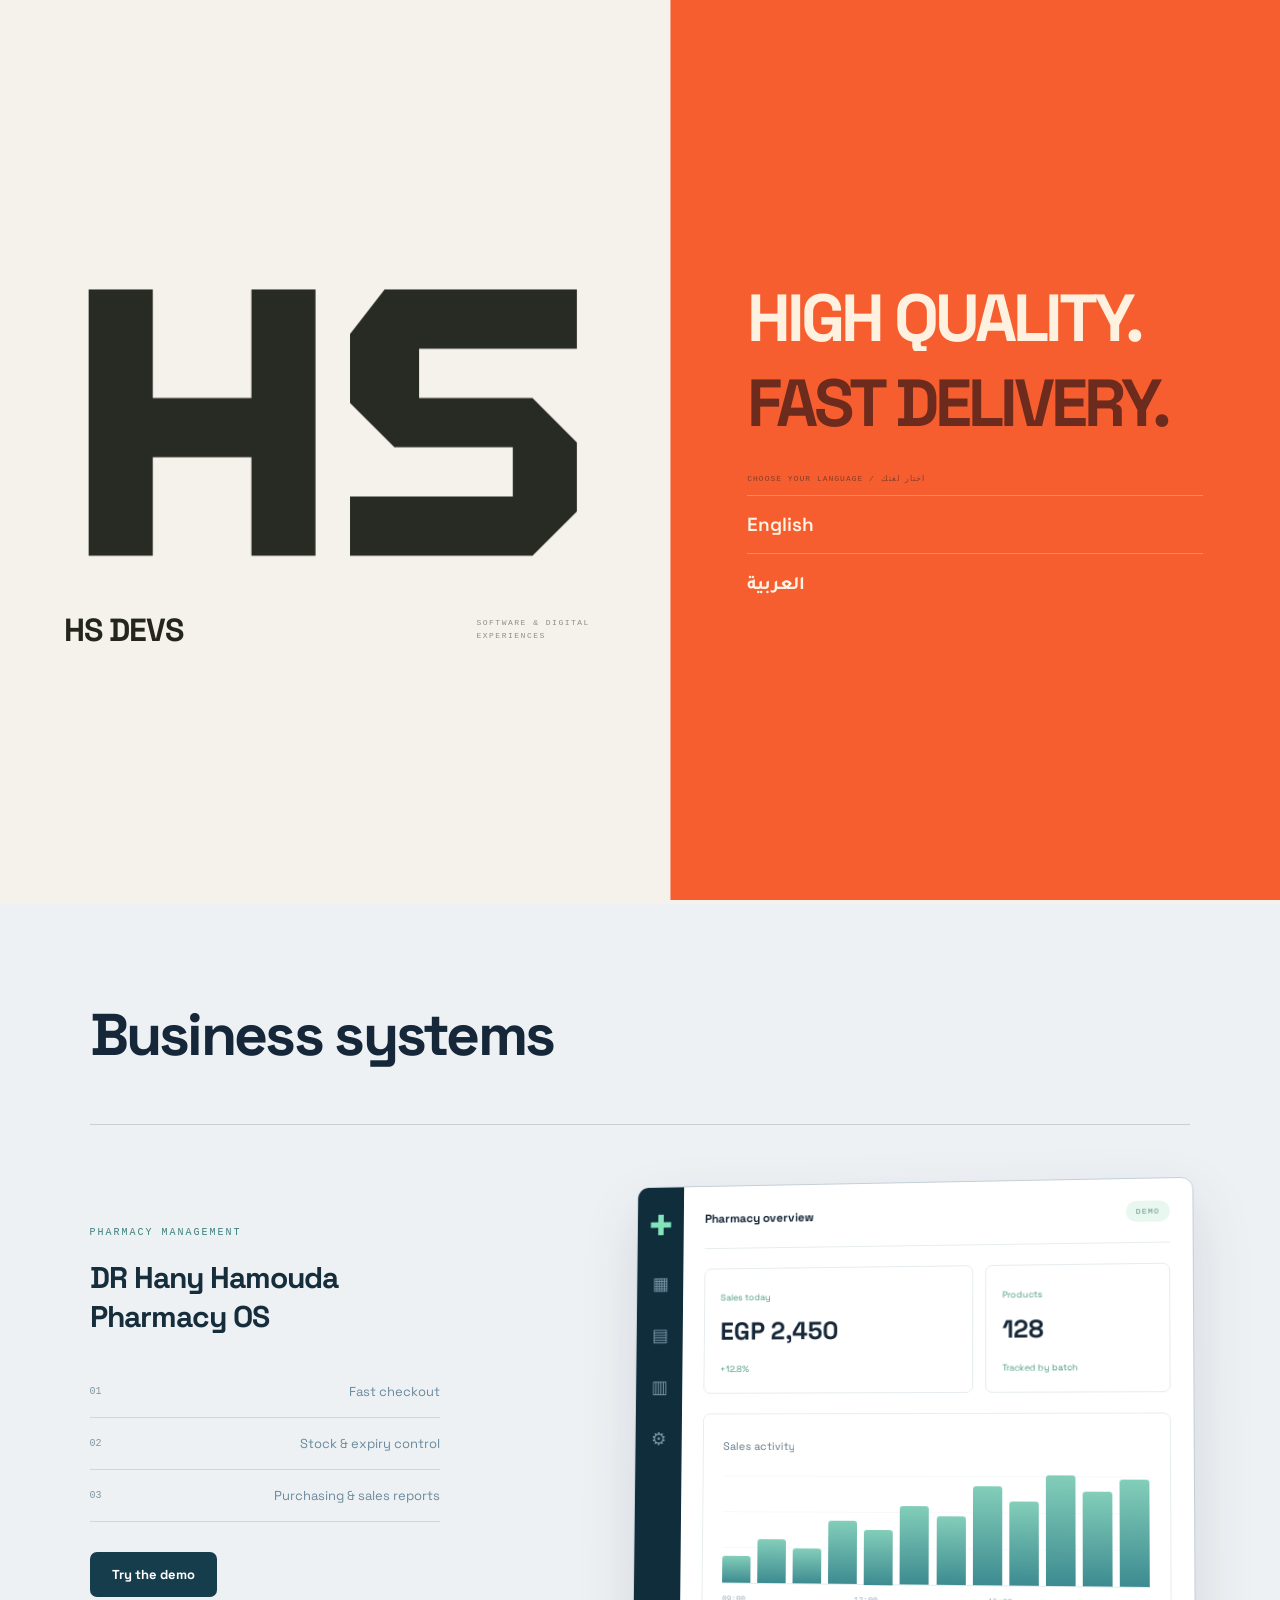
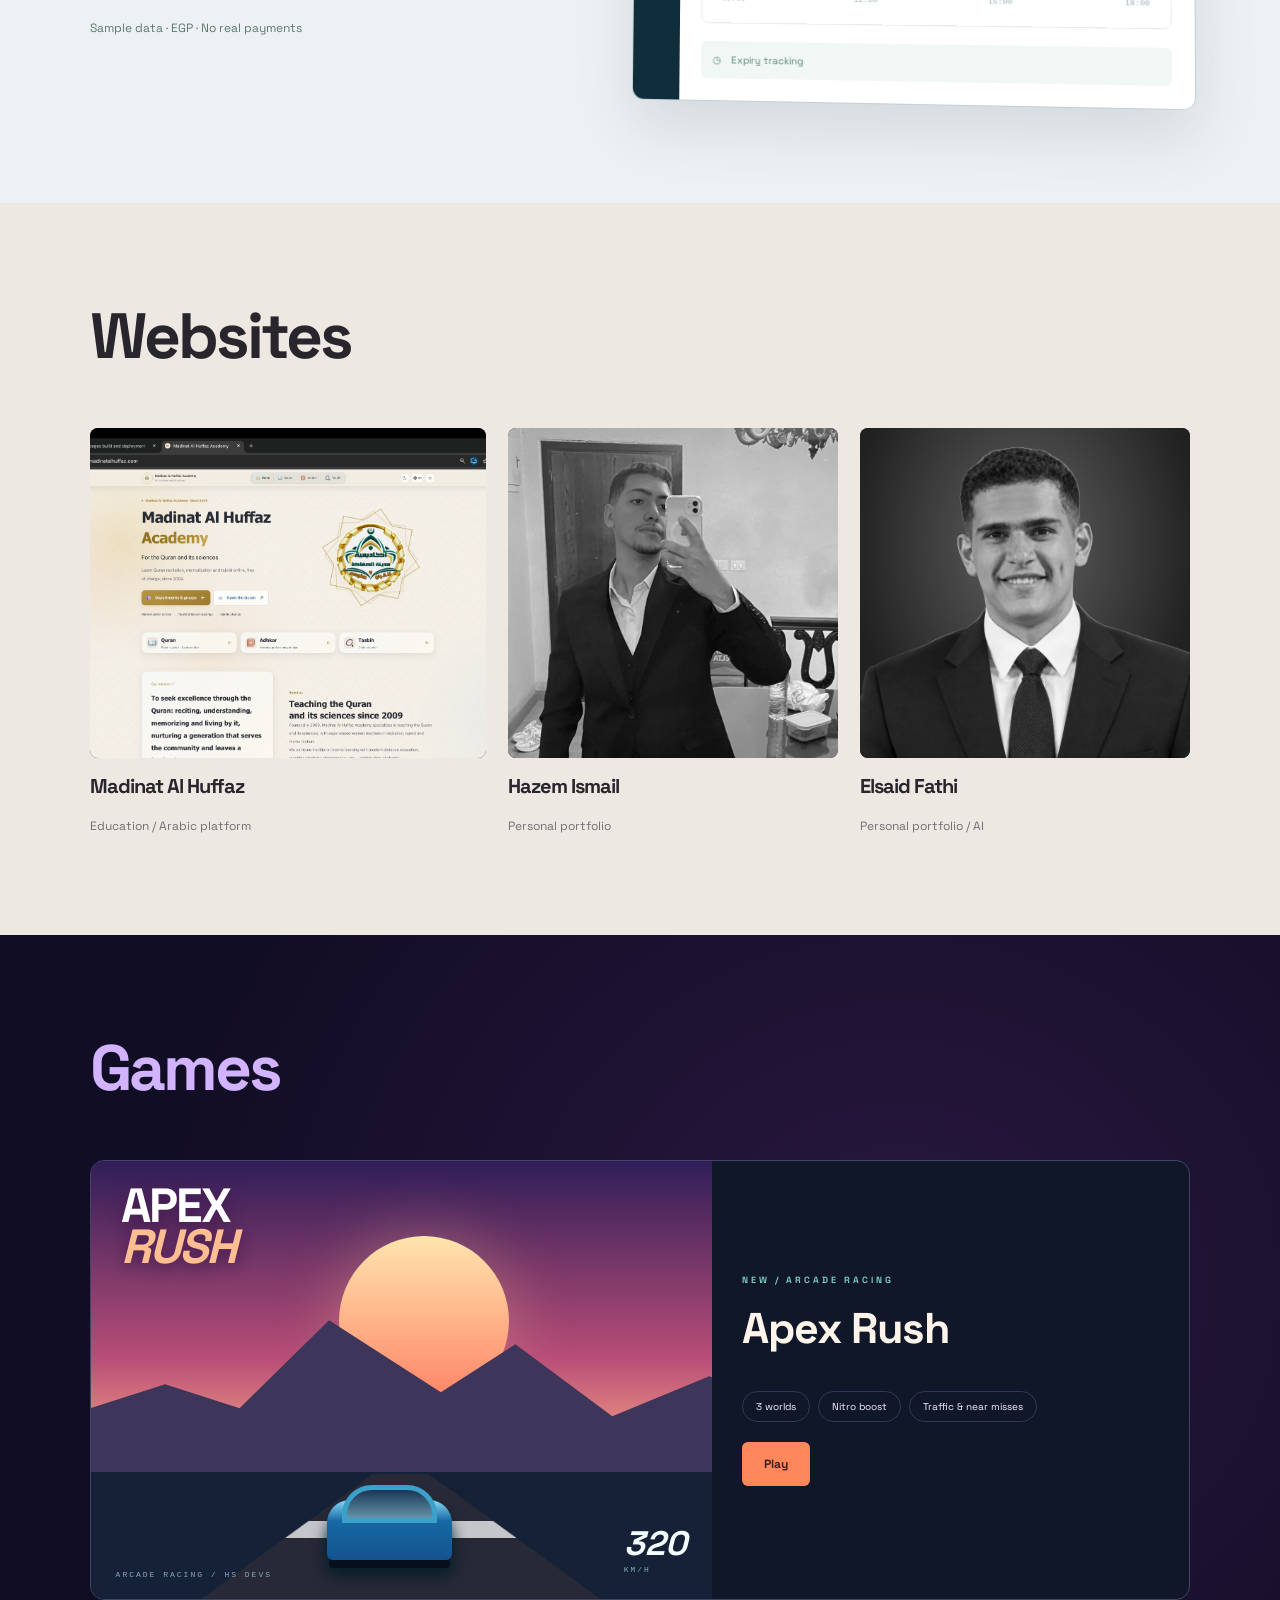
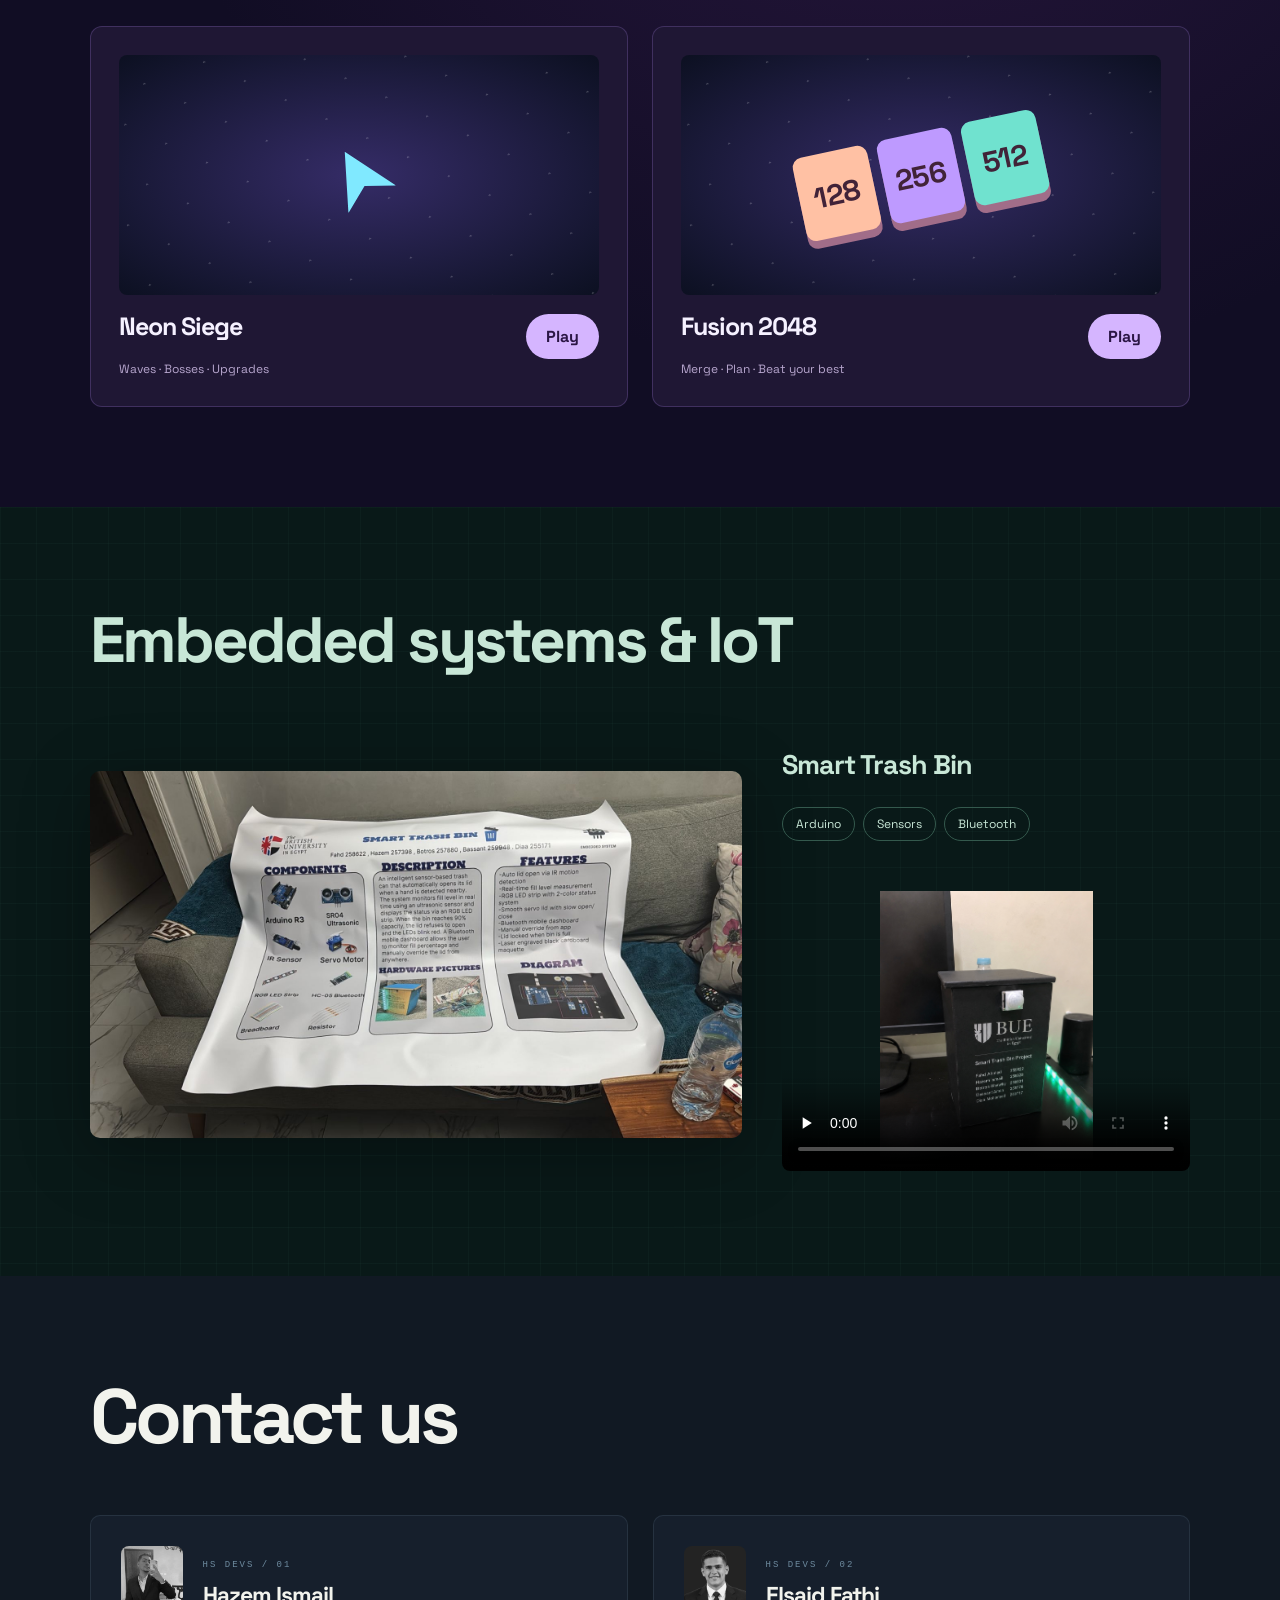
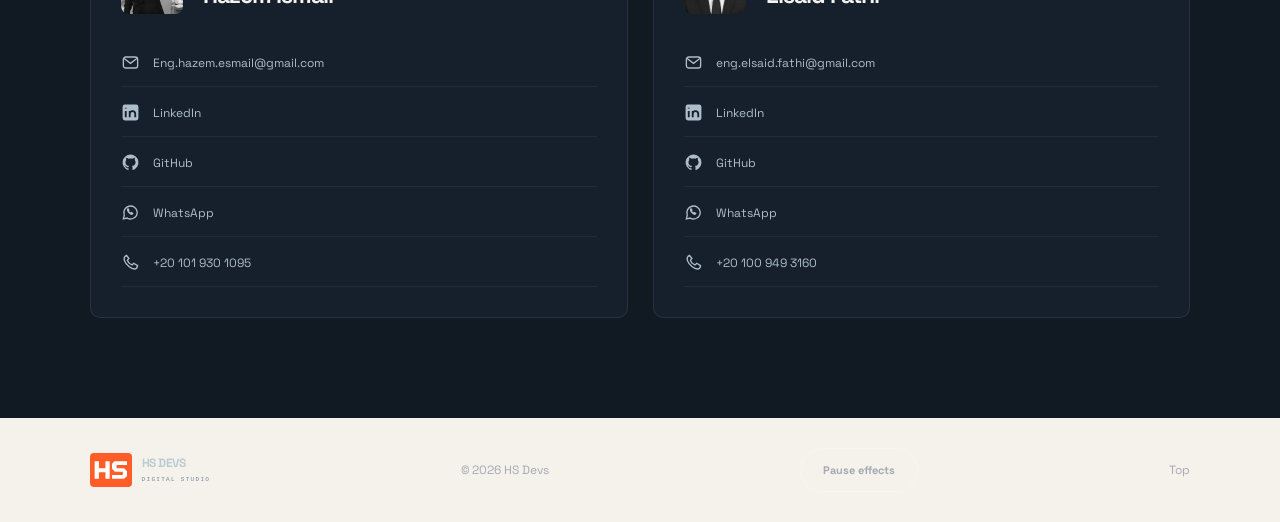
<file: index.html>
<!doctype html><html lang="en"><head><meta charset="utf-8"><meta name="viewport" content="width=device-width,initial-scale=1"><meta name="theme-color" content="#080b12"><link rel="stylesheet" href="style.css?v=5.1"><link rel="stylesheet" href="v3.css?v=5.1"><link rel="stylesheet" href="v4.css?v=5.1"><title>HS Devs</title><meta name="description" content="HS Devs — Software, websites, games and embedded systems. برمجيات ومواقع وألعاب وأنظمة مدمجة."><link rel="stylesheet" href="v5.css?v=5.1"></head><body><div id="intro" class="intro intro-v4" role="dialog" aria-modal="true" aria-label="Choose your language / اختار لغتك"><div class="intro-paper"><div class="intro-scan" aria-hidden="true"></div><div class="intro-bigmark"><svg class="hs-monogram" viewBox="0 0 110 70" fill="currentColor" aria-hidden="true"><path d="M5 8h13v22h20V8h13v54H38V42H18v20H5Z"/><path d="M65 8h39v12H72v10h23l9 9v14l-9 9H58V50h33V40H67l-9-9V17Z"/></svg></div><div class="intro-studio">HS DEVS<span>SOFTWARE & DIGITAL EXPERIENCES</span></div></div><div class="intro-orange"><div class="intro-orbit-text" aria-hidden="true"><span class="intro-line">HIGH QUALITY.</span><span class="intro-line">FAST DELIVERY.</span></div><div class="intro-selection"><p>CHOOSE YOUR LANGUAGE / اختار لغتك</p><button data-enter="en"><span>English</span></button><button data-enter="ar"><span>العربية</span></button></div></div></div><div id="site" inert><header class="topbar"><a class="logo" href="index.html" aria-label="HS Devs — Home"><span class="logo-box"><svg class="hs-monogram" viewBox="0 0 110 70" fill="currentColor" aria-hidden="true"><path d="M5 8h13v22h20V8h13v54H38V42H18v20H5Z"/><path d="M65 8h39v12H72v10h23l9 9v14l-9 9H58V50h33V40H67l-9-9V17Z"/></svg></span><span class="logo-type">HS DEVS<small>DIGITAL STUDIO</small></span></a><nav aria-label="Main navigation"><a href="index.html#systems" data-section="systems"><small>01</small><span data-en="Business" data-ar="الأعمال" >Business</span></a><a href="index.html#websites" data-section="websites"><small>02</small><span data-en="Work" data-ar="شغلنا" >Work</span></a><a href="index.html#games" data-section="games"><small>03</small><span data-en="Play" data-ar="الألعاب" >Play</span></a><a href="index.html#iot" data-section="iot"><small>04</small><span data-en="IoT" data-ar="التقنيات" >IoT</span></a></nav><div class="nav-actions"><button data-lang-toggle>العربية</button><a class="nav-contact" href="index.html#contact"><span data-en="Let’s talk" data-ar="كلمنا" >Let’s talk</span> </a></div><div class="scroll-progress" aria-hidden="true"></div></header><main><section class="section hero hero-v4"><div class="hero-copy"><div class="eyebrow"><span class="live-dot"></span><span data-en="SOFTWARE STUDIO / EGYPT" data-ar="برمجيات / مصر" >SOFTWARE STUDIO / EGYPT</span></div><h1><span data-en="High quality.&lt;br&gt;Fast&lt;br&gt;&lt;em&gt;delivery.&lt;/em&gt;" data-ar="جودة عالية.&lt;br&gt;وتسليم&lt;br&gt;&lt;em&gt;سريع.&lt;/em&gt;">High quality.<br>Fast<br><em>delivery.</em></span></h1><div class="hero-bottom"><a class="btn" href="#websites"><span data-en="Our work" data-ar="شوف شغلنا">Our work</span></a></div></div><div class="work-stage" aria-label="HS Devs project collection"><div class="stage-grid"></div><div class="stage-word" aria-hidden="true">HS</div><div class="work-window window-main"><div class="window-chrome"><span>● ● ●</span><small>madinatalhuffaz.com</small></div><img src="assets/madinat-al-huffaz.png" alt="Madinat Al Huffaz project"></div><a href="pharmacy.html" class="work-window window-portrait window-pharmacy"><div class="window-chrome"><span>✚</span><span data-en="PHARMACY" data-ar="الصيدلية">PHARMACY</span></div><div class="mini-pharmacy"><strong><span data-en="DR Hany Hamouda" data-ar="د. هاني حمودة">DR Hany Hamouda</span></strong><div class="mini-tabs"><span data-en="Cashier · Inventory" data-ar="كاشير · مخزون">Cashier · Inventory</span></div><div class="mini-products"><i>✚</i><i>▥</i><i>⊕</i></div><div class="mini-total"><span data-en="Total" data-ar="الإجمالي">Total</span><b>EGP 285</b></div><div class="mini-pay"><span data-en="Checkout" data-ar="حاسب">Checkout</span></div></div></a><a href="rush.html" class="work-window window-code window-game"><div class="window-chrome">APEX RUSH</div><div class="rush-cover"><div class="cover-sun"></div><div class="cover-mountains"></div><div class="cover-road"></div><div class="cover-car"><i></i></div><div class="cover-speed">280<span>KM/H</span></div><div class="cover-title">APEX<br><em>RUSH</em></div><div class="cover-caption">ARCADE RACING / HS DEVS</div></div></a></div></section><section id="systems" class="section systems business-v3"><div class="section-head reveal"><div><div class="eyebrow">01 / <span data-en="BUSINESS SOFTWARE" data-ar="برمجيات الأعمال" >BUSINESS SOFTWARE</span></div><h2><span data-en="Business systems" data-ar="أنظمة الشغل">Business systems</span></h2></div><div class="business-seal"><span>▤</span><span data-en="OPERATIONS / SIMPLIFIED" data-ar="إدارة / ببساطة" >OPERATIONS / SIMPLIFIED</span></div></div><div class="system-feature reveal"><div class="system-copy"><div class="product-label"><span data-en="PHARMACY MANAGEMENT" data-ar="نظام الصيدلية" >PHARMACY MANAGEMENT</span></div><h3><span data-en="DR Hany Hamouda&lt;br&gt;Pharmacy OS" data-ar="صيدلية د. هاني حمودة&lt;br&gt;نظام الإدارة" >DR Hany Hamouda<br>Pharmacy OS</span></h3><div class="business-features"><div><b>01</b><span data-en="Fast checkout" data-ar="بيع سريع" >Fast checkout</span></div><div><b>02</b><span data-en="Stock &amp; expiry control" data-ar="إدارة المخزون والصلاحية" >Stock & expiry control</span></div><div><b>03</b><span data-en="Purchasing &amp; sales reports" data-ar="تقارير المشتريات والمبيعات" >Purchasing & sales reports</span></div></div><a class="btn" href="pharmacy.html"><span data-en="Try the demo" data-ar="جرّب النظام">Try the demo</span> </a><p><small><span data-en="Sample data · EGP · No real payments" data-ar="بيانات تجريبية · جنيه مصري · بدون مدفوعات حقيقية" >Sample data · EGP · No real payments</span></small></p></div><a href="pharmacy.html" class="operations-preview"><div class="ops-sidebar"><div class="medical-cross">✚</div><span>▦</span><span>▤</span><span>▥</span><span>⚙</span></div><div class="ops-main"><div class="ops-top"><b><span data-en="Pharmacy overview" data-ar="نظرة عامة" >Pharmacy overview</span></b><span class="demo-dot"><span data-en="DEMO" data-ar="تجريبي" >DEMO</span></span></div><div class="ops-metrics"><div><small><span data-en="Sales today" data-ar="مبيعات اليوم" >Sales today</span></small><strong dir="ltr">EGP 2,450</strong><span> +12.8%</span></div><div><small><span data-en="Products" data-ar="المنتجات" >Products</span></small><strong>128</strong><span><span data-en="Tracked by batch" data-ar="تتبّع حسب الدفعة" >Tracked by batch</span></span></div></div><div class="ops-chart"><span><span data-en="Sales activity" data-ar="حركة المبيعات" >Sales activity</span></span><div class="chart-bars" aria-hidden="true"><i style="--bar:25%"></i><i style="--bar:40%"></i><i style="--bar:32%"></i><i style="--bar:58%"></i><i style="--bar:50%"></i><i style="--bar:72%"></i><i style="--bar:62%"></i><i style="--bar:90%"></i><i style="--bar:76%"></i><i style="--bar:100%"></i><i style="--bar:85%"></i><i style="--bar:96%"></i></div><div class="chart-labels"><span>09:00</span><span>12:00</span><span>15:00</span><span>18:00</span></div></div><div class="ops-alert"><span>◷</span><span data-en="Expiry tracking" data-ar="متابعة الصلاحية">Expiry tracking</span></div></div></a></div></section><section id="websites" class="section websites"><div class="section-head reveal"><div><div class="eyebrow">02 / <span data-en="SELECTED WEBSITES" data-ar="مواقع مختارة" >SELECTED WEBSITES</span></div><h2><span data-en="Websites" data-ar="مواقعنا">Websites</span></h2></div></div><div class="projects reveal"><a class="project" href="https://madinatalhuffaz.com/" target="_blank" rel="noopener"><div class="project-art"><img class="web-image" src="assets/madinat-al-huffaz.png" alt="Madinat Al Huffaz" loading="lazy"></div><h3><span data-en="Madinat Al Huffaz" data-ar="مدينة الحفاظ" >Madinat Al Huffaz</span></h3><small><span data-en="Education / Arabic platform" data-ar="تعليم / منصة عربية" >Education / Arabic platform</span></small></a><a class="project" href="https://hazem-ismail.github.io/Portfolio/" target="_blank" rel="noopener"><div class="project-art"><img class="portrait" src="assets/hazem-new.png" alt="Hazem Ismail" loading="lazy"></div><h3><span data-en="Hazem Ismail" data-ar="حازم إسماعيل" >Hazem Ismail</span></h3><small><span data-en="Personal portfolio" data-ar="بورتفوليو" >Personal portfolio</span></small></a><a class="project" href="https://engelsaidfathi-source.github.io/Portfolio/" target="_blank" rel="noopener"><div class="project-art"><img class="portrait elsaid-portrait" src="assets/elsaid-new.png" alt="Elsaid Fathi" loading="lazy"></div><h3><span data-en="Elsaid Fathi" data-ar="السعيد فتحي" >Elsaid Fathi</span></h3><small><span data-en="Personal portfolio / AI" data-ar="بورتفوليو / AI" >Personal portfolio / AI</span></small></a></div></section><section id="games" class="section arcade"><div class="section-head reveal"><div><div class="eyebrow">03 / <span data-en="PLAY SOMETHING DIFFERENT" data-ar="تجربة لعب مختلفة" >PLAY SOMETHING DIFFERENT</span></div><h2><span data-en="Games" data-ar="ألعابنا">Games</span></h2></div></div><a class="flagship-game rush-feature reveal" href="rush.html"><div class="rush-cover"><div class="cover-sun"></div><div class="cover-mountains"></div><div class="cover-road"></div><div class="cover-car"><i></i></div><div class="cover-speed">320<span>KM/H</span></div><div class="cover-title">APEX<br><em>RUSH</em></div><div class="cover-caption">ARCADE RACING / HS DEVS</div></div><div class="flagship-info"><div class="eyebrow"><span data-en="NEW / ARCADE RACING" data-ar="جديد / سباق أركيد" >NEW / ARCADE RACING</span></div><h3><span data-en="Apex Rush" data-ar="أبيكس راش">Apex Rush</span></h3><div class="pills"><span data-en="3 worlds" data-ar="٣ عوالم" >3 worlds</span><span data-en="Nitro boost" data-ar="تيربو" >Nitro boost</span><span data-en="Traffic &amp; near misses" data-ar="مرور وتجاوزات خطرة" >Traffic & near misses</span></div><span class="btn"><span data-en="Play" data-ar="العب">Play</span> </span></div></a><div class="game-cards reveal"><article class="game-card"><div class="game-art"><div class="ship"></div></div><div class="game-meta"><div><h3><span data-en="Neon Siege" data-ar="حصار النيون" >Neon Siege</span></h3><small><span data-en="Waves · Bosses · Upgrades" data-ar="موجات · زعماء · ترقيات" >Waves · Bosses · Upgrades</span></small></div><a class="btn" href="arcade.html?game=siege"><span data-en="Play " data-ar="العب " >Play </span></a></div></article><article class="game-card"><div class="game-art"><div class="tile-art"><b>128</b><b>256</b><b>512</b></div></div><div class="game-meta"><div><h3><span data-en="Fusion 2048" data-ar="دمج ٢٠٤٨" >Fusion 2048</span></h3><small><span data-en="Merge · Plan · Beat your best" data-ar="ادمج · خطّط · حطّم رقمك" >Merge · Plan · Beat your best</span></small></div><a class="btn" href="arcade.html?game=fusion"><span data-en="Play " data-ar="العب " >Play </span></a></div></article></div></section><section id="iot" class="section iot"><div class="section-head reveal"><div><div class="eyebrow">04 / <span data-en="EMBEDDED SYSTEMS &amp; IoT" data-ar="الأنظمة المدمجة وإنترنت الأشياء" >EMBEDDED SYSTEMS & IoT</span></div><h2><span data-en="Embedded systems &amp; IoT" data-ar="الأنظمة المدمجة وIoT">Embedded systems & IoT</span></h2></div></div><div class="iot-grid reveal"><a href="assets/smart-bin-poster.jpg" target="_blank" rel="noopener"><img class="poster" src="assets/smart-bin-poster.jpg" alt="Smart Trash Bin project poster" loading="lazy"></a><div><h3><span data-en="Smart Trash Bin" data-ar="سلة المهملات الذكية" >Smart Trash Bin</span></h3><div class="pills"><span>Arduino</span><span data-en="Sensors" data-ar="مستشعرات" >Sensors</span><span>Bluetooth</span></div><video controls preload="none" poster="assets/smart-bin-final.jpg"><source src="assets/smart-bin-build.mp4" type="video/mp4"></video></div></div></section><section id="contact" class="section contact contact-v3"><div class="section-head reveal"><div><div class="eyebrow">05 / <span data-en="LET’S CONNECT" data-ar="كلمنا" >LET’S CONNECT</span></div><h2><span data-en="Contact us" data-ar="كلمنا">Contact us</span></h2></div><span class="contact-spark">✳</span></div><div class="partner-cards reveal"><article class="partner"><div class="partner-title"><img src="assets/hazem-new.png" alt="Hazem Ismail"><div><small>HS DEVS / 01</small><h3><span data-en="Hazem Ismail" data-ar="حازم إسماعيل" >Hazem Ismail</span></h3></div></div><div class="partner-links"><a href="mailto:Eng.hazem.esmail@gmail.com" ><svg viewBox="0 0 24 24" aria-hidden="true"><rect x="3" y="5" width="18" height="14" rx="3" fill="none" stroke="currentColor" stroke-width="1.7"/><path d="m4 7 8 6 8-6" fill="none" stroke="currentColor" stroke-width="1.7"/></svg><span>Eng.hazem.esmail@gmail.com</span></a><a href="https://www.linkedin.com/in/hazemismail-cs/" target="_blank" rel="noopener"><svg viewBox="0 0 24 24" aria-hidden="true"><rect x="2" y="2" width="20" height="20" rx="3" fill="currentColor"/><path d="M6 10v8m0-12v1m5 11v-8m0 4c0-5 7-5 7 0v4" stroke="var(--icon-bg,#161b24)" stroke-width="2.3" fill="none"/></svg><span>LinkedIn</span></a><a href="https://github.com/Hazem-Ismail" target="_blank" rel="noopener"><svg viewBox="0 0 24 24" aria-hidden="true"><path fill="currentColor" d="M12 2a10 10 0 0 0-3.16 19.49c.5.09.68-.22.68-.48v-1.86c-2.78.61-3.37-1.18-3.37-1.18-.45-1.16-1.11-1.47-1.11-1.47-.91-.62.07-.61.07-.61 1 .07 1.53 1.03 1.53 1.03.89 1.52 2.34 1.08 2.91.83.09-.65.35-1.08.64-1.33-2.22-.25-4.56-1.11-4.56-4.94 0-1.09.39-1.99 1.03-2.69-.1-.25-.45-1.27.1-2.65 0 0 .84-.27 2.75 1.03A9.6 9.6 0 0 1 12 6.83c.85 0 1.71.12 2.51.34 1.91-1.3 2.75-1.03 2.75-1.03.55 1.38.2 2.4.1 2.65.64.7 1.03 1.6 1.03 2.69 0 3.84-2.34 4.68-4.57 4.93.36.31.68.92.68 1.85v2.75c0 .27.18.58.69.48A10 10 0 0 0 12 2Z"/></svg><span>GitHub</span></a><a href="https://wa.me/201019301095" target="_blank" rel="noopener"><svg viewBox="0 0 24 24" aria-hidden="true"><path d="M20.5 11.6a8.5 8.5 0 0 1-12.7 7.4L3 20l1.1-4.6A8.5 8.5 0 1 1 20.5 11.6Z" fill="none" stroke="currentColor" stroke-width="1.7"/><path d="M8 7c-2 2 2 8 6 8l2-2-3-2-1 1-2-2 1-1-2-3Z" fill="currentColor"/></svg><span>WhatsApp</span></a><a href="tel:+201019301095" ><svg viewBox="0 0 24 24" aria-hidden="true"><path d="m7 3 3 4-2 2c1 3 3 5 6 6l2-2 5 3c-1 6-6 5-11 1S1 6 7 3Z" fill="none" stroke="currentColor" stroke-width="1.7"/></svg><span>+20 101 930 1095</span></a></div></article><article class="partner"><div class="partner-title"><img src="assets/elsaid-new.png" alt="Elsaid Fathi"><div><small>HS DEVS / 02</small><h3><span data-en="Elsaid Fathi" data-ar="السيد فتحي" >Elsaid Fathi</span></h3></div></div><div class="partner-links"><a href="mailto:eng.elsaid.fathi@gmail.com" ><svg viewBox="0 0 24 24" aria-hidden="true"><rect x="3" y="5" width="18" height="14" rx="3" fill="none" stroke="currentColor" stroke-width="1.7"/><path d="m4 7 8 6 8-6" fill="none" stroke="currentColor" stroke-width="1.7"/></svg><span>eng.elsaid.fathi@gmail.com</span></a><a href="https://www.linkedin.com/in/elsaid-fathi-1311642a4/" target="_blank" rel="noopener"><svg viewBox="0 0 24 24" aria-hidden="true"><rect x="2" y="2" width="20" height="20" rx="3" fill="currentColor"/><path d="M6 10v8m0-12v1m5 11v-8m0 4c0-5 7-5 7 0v4" stroke="var(--icon-bg,#161b24)" stroke-width="2.3" fill="none"/></svg><span>LinkedIn</span></a><a href="https://github.com/engelsaidfathi-source" target="_blank" rel="noopener"><svg viewBox="0 0 24 24" aria-hidden="true"><path fill="currentColor" d="M12 2a10 10 0 0 0-3.16 19.49c.5.09.68-.22.68-.48v-1.86c-2.78.61-3.37-1.18-3.37-1.18-.45-1.16-1.11-1.47-1.11-1.47-.91-.62.07-.61.07-.61 1 .07 1.53 1.03 1.53 1.03.89 1.52 2.34 1.08 2.91.83.09-.65.35-1.08.64-1.33-2.22-.25-4.56-1.11-4.56-4.94 0-1.09.39-1.99 1.03-2.69-.1-.25-.45-1.27.1-2.65 0 0 .84-.27 2.75 1.03A9.6 9.6 0 0 1 12 6.83c.85 0 1.71.12 2.51.34 1.91-1.3 2.75-1.03 2.75-1.03.55 1.38.2 2.4.1 2.65.64.7 1.03 1.6 1.03 2.69 0 3.84-2.34 4.68-4.57 4.93.36.31.68.92.68 1.85v2.75c0 .27.18.58.69.48A10 10 0 0 0 12 2Z"/></svg><span>GitHub</span></a><a href="https://wa.me/201009493160" target="_blank" rel="noopener"><svg viewBox="0 0 24 24" aria-hidden="true"><path d="M20.5 11.6a8.5 8.5 0 0 1-12.7 7.4L3 20l1.1-4.6A8.5 8.5 0 1 1 20.5 11.6Z" fill="none" stroke="currentColor" stroke-width="1.7"/><path d="M8 7c-2 2 2 8 6 8l2-2-3-2-1 1-2-2 1-1-2-3Z" fill="currentColor"/></svg><span>WhatsApp</span></a><a href="tel:+201009493160"><svg viewBox="0 0 24 24" aria-hidden="true"><path d="m7 3 3 4-2 2c1 3 3 5 6 6l2-2 5 3c-1 6-6 5-11 1S1 6 7 3Z" fill="none" stroke="currentColor" stroke-width="1.7"/></svg><span dir="ltr">+20 100 949 3160</span></a></div></article></div></section></main><footer><a class="logo" href="#"><span class="logo-box"><svg class="hs-monogram" viewBox="0 0 110 70" fill="currentColor" aria-hidden="true"><path d="M5 8h13v22h20V8h13v54H38V42H18v20H5Z"/><path d="M65 8h39v12H72v10h23l9 9v14l-9 9H58V50h33V40H67l-9-9V17Z"/></svg></span><span class="logo-type">HS DEVS<small>DIGITAL STUDIO</small></span></a><span>© 2026 HS Devs</span><button class="outline motion-toggle" id="motion"><span data-en="Pause effects" data-ar="وقّف الحركة" >Pause effects</span></button><a href="#"> <span data-en="Top" data-ar="فوق" >Top</span></a></footer></div><script src="shared.js?v=5.1"></script><script src="main.js?v=5.1"></script></body></html>
</file>
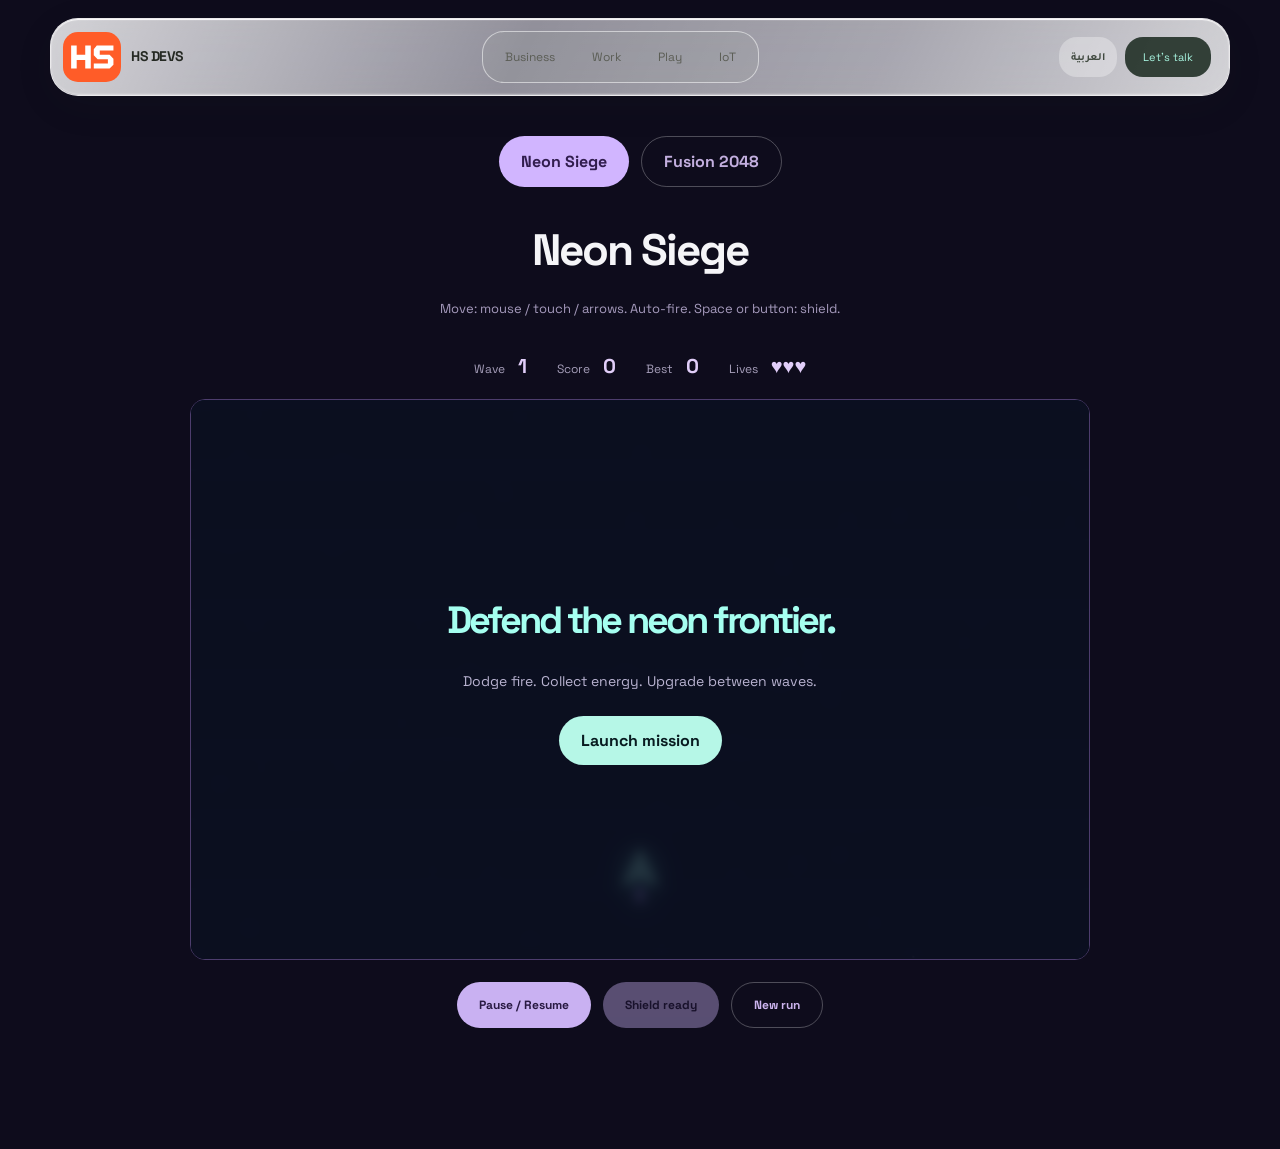
<file: arcade.html>
<!doctype html><html lang="en"><head><meta charset="utf-8"><meta name="viewport" content="width=device-width,initial-scale=1"><meta name="theme-color" content="#080b12"><link rel="stylesheet" href="style.css?v=5.1"><link rel="stylesheet" href="v3.css?v=5.1"><link rel="stylesheet" href="v4.css?v=5.1"><link rel="stylesheet" href="arcade.css?v=5.1"><title>HS Devs — Arcade</title><link rel="stylesheet" href="v5.css?v=5.1"></head><body class="arcade-page"><header class="topbar"><a class="logo" href="index.html" aria-label="HS Devs — Home"><span class="logo-box"><svg class="hs-monogram" viewBox="0 0 110 70" fill="currentColor" aria-hidden="true"><path d="M5 8h13v22h20V8h13v54H38V42H18v20H5Z"/><path d="M65 8h39v12H72v10h23l9 9v14l-9 9H58V50h33V40H67l-9-9V17Z"/></svg></span><span class="logo-type">HS DEVS<small>DIGITAL STUDIO</small></span></a><nav aria-label="Main navigation"><a href="index.html#systems" data-section="systems"><small>01</small><span data-en="Business" data-ar="الأعمال" >Business</span></a><a href="index.html#websites" data-section="websites"><small>02</small><span data-en="Work" data-ar="شغلنا" >Work</span></a><a href="index.html#games" data-section="games"><small>03</small><span data-en="Play" data-ar="الألعاب" >Play</span></a><a href="index.html#iot" data-section="iot"><small>04</small><span data-en="IoT" data-ar="التقنيات" >IoT</span></a></nav><div class="nav-actions"><button data-lang-toggle>العربية</button><a class="nav-contact" href="index.html#contact"><span data-en="Let’s talk" data-ar="كلمنا" >Let’s talk</span> </a></div><div class="scroll-progress" aria-hidden="true"></div></header><main class="arcade-main"><div class="game-switch"><button data-game="siege"><span data-en="Neon Siege" data-ar="حصار النيون" >Neon Siege</span></button><button class="outline" data-game="fusion"><span data-en="Fusion 2048" data-ar="دمج ٢٠٤٨" >Fusion 2048</span></button></div><section id="siege"><div class="game-heading"><h1><span data-en="Neon Siege" data-ar="حصار النيون" >Neon Siege</span></h1><p><span data-en="Move: mouse / touch / arrows. Auto-fire. Space or button: shield." data-ar="تحرّك بالماوس أو اللمس أو الأسهم. إطلاق تلقائي. المسافة أو الزر: الدرع." >Move: mouse / touch / arrows. Auto-fire. Space or button: shield.</span></p></div><div class="hud" id="siegeHud"></div><div class="arena"><canvas id="siegeCanvas" width="900" height="560" tabindex="0" aria-label="Neon Siege game"></canvas><div class="game-overlay" id="siegeOverlay"></div></div><div class="game-controls"><button id="siegePause"><span data-en="Pause / Resume" data-ar="إيقاف / كمّل" >Pause / Resume</span></button><button id="shield"><span data-en="Shield" data-ar="درع" >Shield</span></button><button class="outline" id="siegeRestart"><span data-en="New run" data-ar="جولة جديدة" >New run</span></button></div><p id="siegeStatus" class="status" aria-live="polite"></p></section><section id="fusion" class="hidden"><div class="game-heading"><h1><span data-en="Fusion 2048" data-ar="دمج ٢٠٤٨" >Fusion 2048</span></h1><p><span data-en="Swipe or use arrow keys. Merge equal tiles. Reach 2048." data-ar="اسحب أو استخدم الأسهم. ادمج الأرقام المتشابهة للوصول إلى ٢٠٤٨." >Swipe or use arrow keys. Merge equal tiles. Reach 2048.</span></p></div><div class="hud" id="fusionHud"></div><div class="fusion-grid" id="fusionGrid" tabindex="0" aria-label="2048 board"></div><div class="direction-pad" dir="ltr"><button data-move="up" aria-label="Up / أعلى"></button><div><button data-move="left" aria-label="Left / يسار"></button><button data-move="down" aria-label="Down / أسفل"></button><button data-move="right" aria-label="Right / يمين"></button></div></div><div class="game-controls"><button id="fusionNew"><span data-en="New game" data-ar="لعبة جديدة" >New game</span></button><button class="outline" id="fusionUndo"><span data-en="Undo move" data-ar="تراجع" >Undo move</span></button></div><p id="fusionStatus" class="status" aria-live="polite"></p></section></main><script src="shared.js?v=5.1"></script><script src="arcade.js?v=5.1"></script></body></html>
</file>
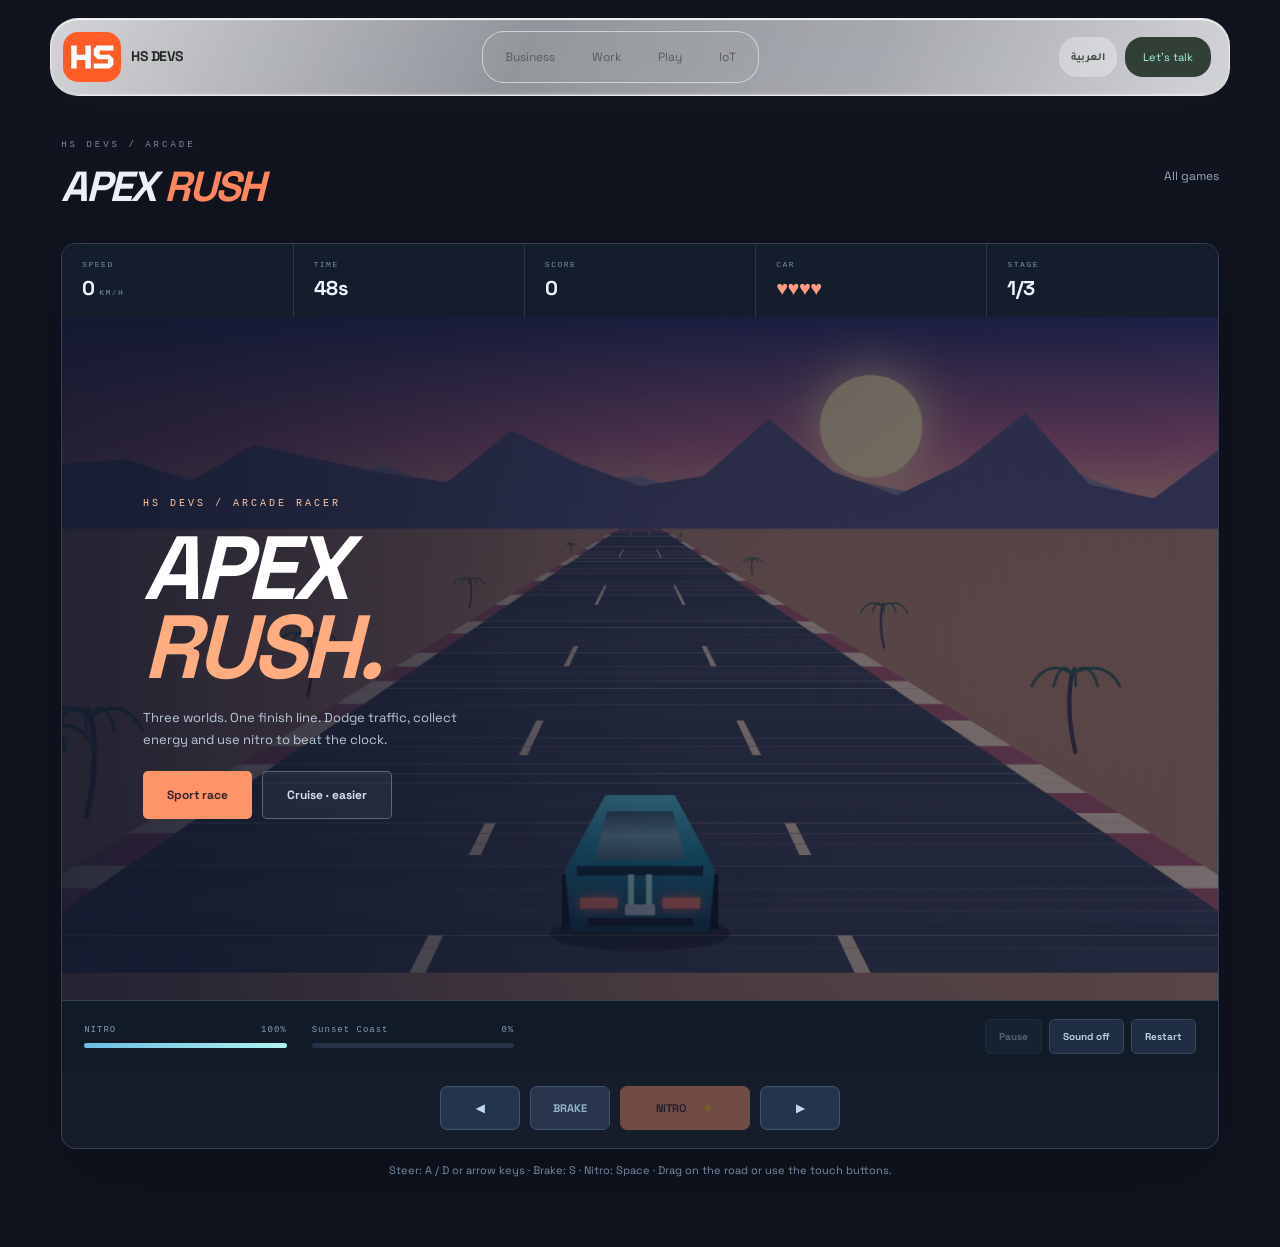
<file: rush.html>
<!doctype html><html lang="en"><head><meta charset="utf-8"><meta name="viewport" content="width=device-width,initial-scale=1"><meta name="theme-color" content="#11141c"><link rel="stylesheet" href="style.css?v=5.1"><link rel="stylesheet" href="v3.css?v=5.1"><link rel="stylesheet" href="v4.css?v=5.1"><link rel="stylesheet" href="rush.css?v=5.1"><title>Apex Rush — HS Devs</title><link rel="stylesheet" href="v5.css?v=5.1"></head><body class="rush-page"><header class="topbar"><a class="logo" href="index.html" aria-label="HS Devs — Home"><span class="logo-box"><svg class="hs-monogram" viewBox="0 0 110 70" fill="currentColor" aria-hidden="true"><path d="M5 8h13v22h20V8h13v54H38V42H18v20H5Z"/><path d="M65 8h39v12H72v10h23l9 9v14l-9 9H58V50h33V40H67l-9-9V17Z"/></svg></span><span class="logo-type">HS DEVS<small>DIGITAL STUDIO</small></span></a><nav aria-label="Main navigation"><a href="index.html#systems" data-section="systems"><small>01</small><span data-en="Business" data-ar="الأعمال" >Business</span></a><a href="index.html#websites" data-section="websites"><small>02</small><span data-en="Work" data-ar="شغلنا" >Work</span></a><a href="index.html#games" data-section="games"><small>03</small><span data-en="Play" data-ar="الألعاب" >Play</span></a><a href="index.html#iot" data-section="iot"><small>04</small><span data-en="IoT" data-ar="التقنيات" >IoT</span></a></nav><div class="nav-actions"><button data-lang-toggle>العربية</button><a class="nav-contact" href="index.html#contact"><span data-en="Let’s talk" data-ar="كلمنا" >Let’s talk</span> </a></div><div class="scroll-progress" aria-hidden="true"></div></header><main class="rush-main"><div class="rush-heading"><div><span class="eyebrow">HS DEVS / ARCADE</span><h1>APEX <em>RUSH</em></h1></div><a href="index.html#games"><span data-en="All games " data-ar="كل الألعاب " >All games </span></a></div><div class="race-shell"><div id="raceHud"></div><div class="race-view"><canvas id="raceCanvas" width="1100" height="650" tabindex="0" aria-label="Apex Rush racing game / سباق أبيكس راش"></canvas><div id="raceOverlay"></div><div id="raceToast" aria-live="polite"></div></div><div class="race-dashboard"><div id="raceMeters"></div><div class="race-buttons"><button id="pauseRace"><span data-en="Pause" data-ar="إيقاف" >Pause</span></button><button id="soundRace"><span data-en="Sound off" data-ar="الصوت مقفول" >Sound off</span></button><button id="restartRace"><span data-en="Restart" data-ar="ابدأ تاني" >Restart</span></button></div></div><div class="touch-controls" dir="ltr"><button id="steerLeft" aria-label="Steer left / يسار">◀</button><button id="brakeButton"><span data-en="BRAKE" data-ar="فرامل" >BRAKE</span></button><button id="boostButton"><span data-en="NITRO" data-ar="تيربو" >NITRO</span> ⚡</button><button id="steerRight" aria-label="Steer right / يمين">▶</button></div></div><p class="race-help"><span data-en="Steer: A / D or arrow keys · Brake: S · Nitro: Space · Drag on the road or use the touch buttons." data-ar="وجّه بالأسهم أو A / D · فرامل: S · تيربو: المسافة · اسحب على الطريق أو استخدم أزرار اللمس." >Steer: A / D or arrow keys · Brake: S · Nitro: Space · Drag on the road or use the touch buttons.</span></p></main><script src="shared.js?v=5.1"></script><script src="rush.js?v=5.1"></script></body></html>
</file>
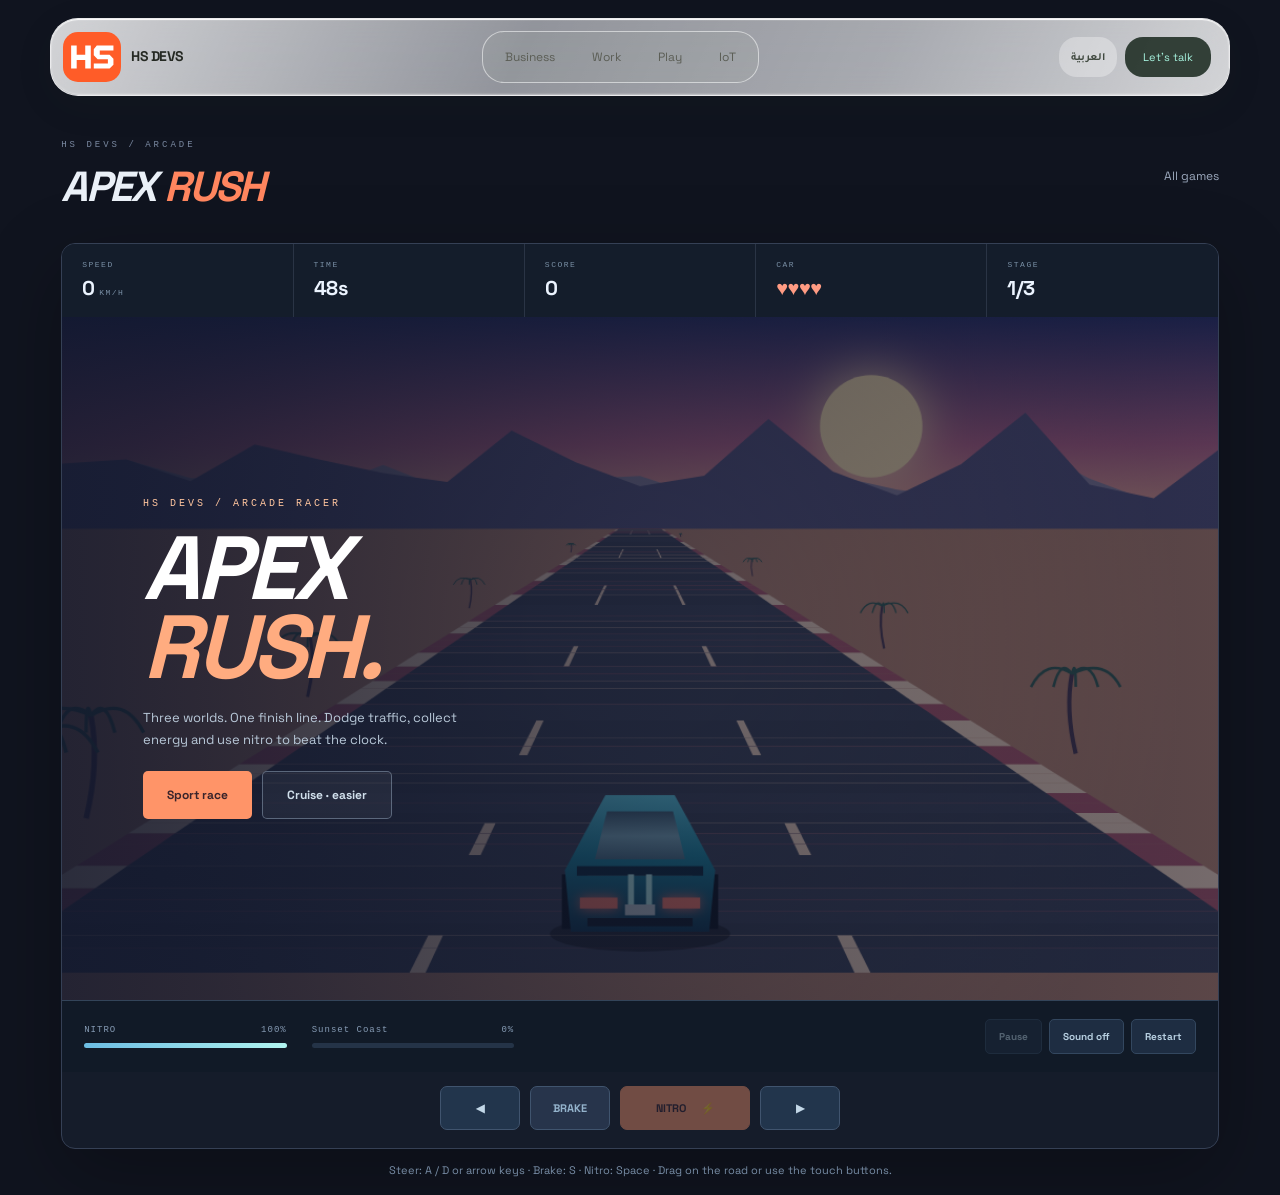
<file: sentinel.html>
<!doctype html><html><head><meta charset="utf-8"><meta http-equiv="refresh" content="0;url=rush.html"><title>Apex Rush — HS Devs</title><link rel="stylesheet" href="v5.css?v=5.1"></head><body><a href="rush.html">Play Apex Rush</a></body></html>
</file>
<file: style.css>
@import url('https://fonts.googleapis.com/css2?family=Space+Grotesk:wght@400;500;600;700&family=Tajawal:wght@400;500;700;800;900&display=swap');
:root{--ink:#080b12;--cyan:#6cf5e0;--purple:#af8fff;--peach:#ffb296;--muted:#9fa5b8}*{box-sizing:border-box}html{scroll-behavior:smooth;scroll-padding-top:90px}body{margin:0;background:var(--ink);color:#f5f5f8;font-family:'Space Grotesk','Tajawal',sans-serif}html[lang=ar] body{font-family:'Tajawal',sans-serif}button,input,select{font:inherit}button,a{touch-action:manipulation}a{color:inherit;text-decoration:none}button{cursor:pointer}button:disabled{cursor:not-allowed;opacity:.4}button,.btn{border:0;padding:14px 22px;border-radius:50px;background:var(--cyan);color:#081b20;font-weight:700;display:inline-flex;gap:15px;align-items:center;justify-content:center;transition:transform .25s,background .25s}.btn:hover,button:hover:not(:disabled){transform:translateY(-3px)}.outline{border:1px solid #ffffff44;background:transparent;color:inherit}.logo{font-weight:700;font-size:25px;letter-spacing:-1px;white-space:nowrap}.logo i{font-style:normal;color:var(--cyan)}.topbar{height:86px;padding:0 5vw;display:flex;align-items:center;justify-content:space-between;gap:24px;background:#080b12df;backdrop-filter:blur(16px);position:sticky;top:0;z-index:20;border-bottom:1px solid #ffffff12}.topbar nav{display:flex;gap:26px;font-size:13px}.topbar button{padding:9px 16px;font-size:12px}.section{padding:100px 7vw;position:relative;overflow:hidden}.eyebrow{font-size:11px;letter-spacing:3px;text-transform:uppercase;font-weight:600}.hero{min-height:calc(100svh - 86px);display:flex;align-items:center;isolation:isolate;padding-top:60px;padding-bottom:90px}.hero-copy{z-index:2;max-width:780px}.hero h1{font-size:clamp(65px,8vw,120px);line-height:.98;letter-spacing:-7px;margin:35px 0 30px}.hero h1 em{font-style:normal;background:linear-gradient(90deg,var(--cyan),#b5c4ff 65%,var(--peach));color:transparent;background-clip:text}.hero p{color:#a2a9bd;font-size:17px}.hero .btn{margin-top:25px}.hero canvas{position:absolute;inset:0;z-index:-1;opacity:.9;width:100%;height:100%}.hero:after{content:'';position:absolute;inset:0;background:linear-gradient(90deg,#080b12c9,transparent 80%);z-index:-1;pointer-events:none}.hero .small-note{position:absolute;bottom:30px;inset-inline-start:7vw;color:#8c93a5;font-size:11px;letter-spacing:2px}.hero .side-note{position:absolute;right:4vw;bottom:40px;writing-mode:vertical-rl;color:#8791b0;font-size:11px;letter-spacing:3px}.ticker{border-block:1px solid #ffffff22;overflow:hidden;padding:20px 0;background:#101420;color:#bbc5dc;font-size:13px;letter-spacing:5px;direction:ltr}.ticker div{display:flex;justify-content:space-around;gap:30px;white-space:nowrap}.section-head{display:flex;justify-content:space-between;align-items:end;margin-bottom:40px;gap:30px}h2{font-size:clamp(42px,5vw,72px);line-height:1.05;letter-spacing:-3px;margin:18px 0}h3{font-size:27px;letter-spacing:-1px;margin:15px 0}p{line-height:1.7}small{font-size:12px}.systems{background:#e9f3f0;color:#122f2b}.systems .eyebrow{color:#397166}.system-feature{display:grid;grid-template-columns:1fr 1.15fr;align-items:center;gap:50px}.system-feature p{color:#5c7971}.systems .btn{background:#183e35;color:#fff}.pills{display:flex;gap:8px;flex-wrap:wrap;margin:25px 0}.pills span{padding:8px 13px;border:1px solid #8cad9e;border-radius:30px;font-size:12px}.pharma-preview{border-radius:18px;background:white;padding:24px;box-shadow:0 25px 70px #2c645528;transform:perspective(1000px) rotateY(-8deg) rotateX(3deg);transition:transform .5s}.pharma-preview:hover{transform:none}.preview-bar{display:flex;justify-content:space-between;font-size:12px;border-bottom:1px solid #e8eee9;padding-bottom:20px}.preview-number{font-size:42px;letter-spacing:-2px;margin:20px 0}.preview-grid{display:grid;grid-template-columns:repeat(3,1fr);gap:10px}.preview-grid div{background:#f0f6f3;padding:25px 10px;text-align:center;border-radius:10px;font-size:11px}.preview-grid b{display:block;font-size:25px;color:#308c76;margin-bottom:12px}.websites{background:#ede8e2;color:#29252d}.websites .eyebrow{color:#86786d}.projects{display:grid;grid-template-columns:1.2fr 1fr 1fr;gap:22px}.project{min-width:0}.project-art{height:330px;border-radius:8px;overflow:hidden;background:#302e38;position:relative}.project-art img{width:100%;height:100%;object-fit:cover;transition:transform .7s,filter .7s}.project:hover img{transform:scale(1.05)}.project-art .portrait{filter:grayscale(1);object-position:50% 28%}.project-art .web-image{object-position:top}.project h3{font-size:20px;display:flex;justify-content:space-between}.project small{color:#746d75}.elsaid-art{background:#101a2d;display:flex;flex-direction:column;justify-content:center;padding:25px;color:#d9e8ff}.elsaid-art:before{content:'';position:absolute;width:240px;height:240px;border:1px solid #5289b8;transform:rotate(40deg);right:-70px;top:-40px;box-shadow:0 0 0 20px #46618a18,0 0 0 50px #46618a15}.elsaid-art strong{font-size:43px;line-height:1.1;letter-spacing:-2px;z-index:1}.elsaid-art span{color:#69d9f1;font-size:11px;margin-top:20px}.arcade{background:#110d24;color:#f5f1ff;background-image:radial-gradient(ellipse at 70% 30%,#41215b80,transparent 60%)}.arcade h2{color:#d1b3ff}.game-cards{display:grid;grid-template-columns:1fr 1fr;gap:24px}.game-card{border:1px solid #8364b654;background:#1f1734;padding:28px;border-radius:12px;overflow:hidden}.game-art{height:240px;display:grid;place-items:center;position:relative;overflow:hidden;border-radius:8px;background:radial-gradient(#352c67,#0c1021);direction:ltr}.game-art .ship{font-size:95px;color:#86fff0;transform:rotate(-30deg);text-shadow:0 0 30px #63ffe0;animation:float 4s ease-in-out infinite}.game-art:before{content:'';position:absolute;width:200%;height:200%;background-image:radial-gradient(#fff 1px,transparent 1px);background-size:45px 45px;transform:rotate(25deg);opacity:.2}.game-meta{display:flex;justify-content:space-between;align-items:center;gap:20px}.game-meta h3{font-size:25px}.game-meta small{color:#b7a6ce}.game-meta .btn{background:#d5b5ff;color:#2b1645;padding:12px 20px}.tile-art{display:flex;gap:10px;transform:rotate(-12deg)}.tile-art b{display:grid;place-items:center;width:76px;height:85px;background:#ffc1a4;color:#412338;font-size:29px;border-radius:10px;box-shadow:0 8px #a16d89}.tile-art b:nth-child(2){background:#be9aff}.tile-art b:nth-child(3){background:#70e2cf}.iot{background:#091918;background-image:linear-gradient(#66c8b009 1px,transparent 1px),linear-gradient(90deg,#66c8b009 1px,transparent 1px);background-size:36px 36px;color:#c8e7d7}.iot-grid{display:grid;grid-template-columns:1.6fr 1fr;gap:40px;align-items:center}.poster{width:100%;border-radius:10px;display:block;box-shadow:0 15px 70px #0005}.iot .pills span{border-color:#34594d}.iot video{width:100%;border-radius:8px;max-height:280px;margin-top:25px}.contact{background:#fbad91;color:#321f28}.contact h2{font-size:clamp(56px,8vw,110px);max-width:900px}.contact .btn{background:#321f28;color:#ffe8dc}.contact-links{display:flex;flex-wrap:wrap;gap:25px;margin-top:35px;font-size:14px}.contact a{overflow-wrap:anywhere}footer{padding:30px 7vw;display:flex;justify-content:space-between;color:#a5a9b5;font-size:12px}.reveal{opacity:0;transform:translateY(40px);transition:opacity .9s,transform .9s}.reveal.visible{opacity:1;transform:none}.intro{position:fixed;inset:0;z-index:100;background:#080b12;display:flex;align-items:center;justify-content:center;text-align:center;overflow:hidden}.intro:before{content:'';position:absolute;width:60vw;height:60vw;border-radius:50%;background:radial-gradient(#5862c84d,transparent 65%);animation:breathe 4s infinite}.intro-inner{z-index:1}.intro-logo{font-size:clamp(70px,12vw,160px);font-weight:700;letter-spacing:-8px;animation:logoIn 1.3s cubic-bezier(.2,.7,.2,1) both}.intro-logo span{color:var(--cyan)}.intro-line{height:2px;background:linear-gradient(90deg,transparent,var(--cyan),#b59aff,transparent);margin:25px auto;width:80%;animation:expand 1.3s both}.language-choice{opacity:0;animation:reveal .6s 1.4s forwards}.language-choice p{color:#afb4c8;font-size:13px;letter-spacing:1px}.language-choice button{min-width:145px;margin:8px}.intro.exit{animation:introOut .7s forwards;pointer-events:none}.motion-toggle{font-size:11px!important}.hidden{display:none!important}.status{min-height:25px}.sr-only{position:absolute;width:1px;height:1px;overflow:hidden;clip:rect(0,0,0,0)}:focus-visible{outline:3px solid #ad84ff;outline-offset:5px}html[dir=rtl] h1,html[dir=rtl] h2,html[dir=rtl] h3{letter-spacing:0;line-height:1.2}html[dir=rtl] .hero:after{background:linear-gradient(-90deg,#080b12c9,transparent 80%)}@keyframes float{50%{transform:translateY(-15px) rotate(-25deg)}}@keyframes breathe{50%{transform:scale(1.5)}}@keyframes logoIn{from{opacity:0;filter:blur(20px);transform:scale(1.25);letter-spacing:30px}to{opacity:1;filter:blur(0)}}@keyframes expand{from{transform:scaleX(0)}to{transform:scaleX(1)}}@keyframes reveal{to{opacity:1}}@keyframes introOut{to{opacity:0;transform:scale(1.07);visibility:hidden}}.reduce-motion *, .reduce-motion *:before,.reduce-motion *:after{animation:none!important;transition:none!important;scroll-behavior:auto!important}.reduce-motion .reveal,.reduce-motion .language-choice{opacity:1;transform:none}.reduce-motion .intro.exit{display:none}@media(prefers-reduced-motion:reduce){*{animation:none!important;transition:none!important;scroll-behavior:auto!important}.reveal,.language-choice{opacity:1;transform:none}.intro.exit{display:none}}@media(max-width:850px){.topbar{padding:16px 5vw;height:auto;flex-wrap:wrap;gap:12px}.topbar nav{order:3;width:100%;justify-content:space-between;font-size:11px;gap:12px}.section{padding:65px 6vw}.hero{min-height:760px}.hero h1{font-size:72px;letter-spacing:-4px}.system-feature,.iot-grid{grid-template-columns:1fr}.projects{grid-template-columns:1fr 1fr}.project:first-child{grid-column:1/-1}.project-art{height:280px}.game-cards{grid-template-columns:1fr}.ticker div{font-size:10px;letter-spacing:1px;gap:15px}.hero .side-note{display:none}.section-head{align-items:start;flex-direction:column;gap:0}.contact-links{gap:18px}}@media(max-width:450px){.hero h1{font-size:58px}.projects{grid-template-columns:1fr}.project:first-child{grid-column:auto}.game-meta{align-items:start}.game-meta h3{font-size:21px}.intro-logo{letter-spacing:-4px}.contact .btn{font-size:12px}.topbar .logo{font-size:23px}}
@media(max-width:600px){.projects{grid-template-columns:1fr}.project:first-child{grid-column:auto}.project-art{height:340px}.elsaid-art strong{font-size:43px}}
</file>
<file: v3.css>
/* HS Devs / motion identity */
:root{--ice:#b1fff0;--nav-height:86px}html{scroll-behavior:auto}.logo{display:flex;align-items:center;gap:10px;direction:ltr;letter-spacing:0}.brand-mark{width:39px;height:39px;flex-shrink:0}.wordmark{display:flex;flex-direction:column;font-size:23px;line-height:1;font-weight:700;letter-spacing:-1px}.wordmark>span{font-size:9px;letter-spacing:3.6px;margin-top:5px}.topbar{height:86px;padding:0 5vw;background:#090e18e8;border-color:#b4ddf01c;isolation:isolate}.topbar nav{background:#ffffff04;border:1px solid #ffffff12;padding:5px;border-radius:40px;gap:3px}.topbar nav a{padding:11px 20px;position:relative;color:#9da9bf;transition:background .3s,color .3s;border-radius:30px;font-size:12px}.topbar nav a.active,.topbar nav a:hover{color:#e2fff8;background:#ffffff0e}.topbar nav a.active:after{content:'';position:absolute;width:4px;height:4px;border-radius:50%;bottom:3px;left:calc(50% - 2px);background:#78ebd5;box-shadow:0 0 8px #78ebd5}.nav-actions{display:flex;align-items:center;gap:16px}.nav-actions button{font-size:11px!important;border:0;color:#b9c4d7}.nav-contact{border:1px solid #617c8266;padding:11px 18px;border-radius:6px;font-size:12px;display:flex;gap:18px;align-items:center}.nav-contact>span{color:#a7f4df}.scroll-progress{position:absolute;bottom:0;inset-inline-start:0;width:0;height:1px;background:#7affe1;box-shadow:0 0 10px #76f5d5}.topbar.scrolled{box-shadow:0 8px 35px #0002}.elsaid-portrait{object-fit:contain!important;object-position:50% 100%!important;background:radial-gradient(ellipse at 50% 35%,#5d6268,#1d2229 75%)}.cinema{background:#060b13;perspective:900px}.intro-grid{position:absolute;inset:-50%;background-image:linear-gradient(#82ffe30b 1px,transparent 1px),linear-gradient(90deg,#82ffe30b 1px,transparent 1px);background-size:70px 70px;transform:rotateX(65deg) translateY(20%);animation:gridFlight 3s cubic-bezier(.15,.8,.3,1) both}.cinema:before{width:100%;height:100%;background:radial-gradient(ellipse at center,#1c587740,#080c1400 60%);animation:glowIn 3s both}.intro-corners{position:absolute;top:35px;left:4vw;right:4vw;display:flex;justify-content:space-between;font:10px monospace;letter-spacing:2px;color:#7d93a4}.intro-inner{position:relative}.intro-symbol .brand-mark{width:90px;height:90px;color:#ebfff9;filter:drop-shadow(0 0 35px #86ffe866)}.intro-symbol{animation:symbolIn 1.8s cubic-bezier(.2,.75,.15,1) both}.cinema .intro-logo{font-size:clamp(55px,9vw,120px);letter-spacing:-5px;animation:wordIn 1.2s .55s both}.cinema .intro-logo>span{color:#e7f4f7}.intro-sub{font-size:10px;letter-spacing:5px;color:#98afc0;margin-top:15px;animation:wordIn 1s .9s both}.intro-halo{position:absolute;width:600px;height:600px;border-radius:50%;border:1px solid #a7fff32e;box-shadow:0 0 30px #7be5dc08,inset 0 0 35px #7be5dc08;pointer-events:none}.halo-one{transform:rotateX(70deg) rotateY(20deg);animation:haloIn 2.4s cubic-bezier(.1,.8,.2,1) both}.halo-two{width:760px;height:760px;transform:rotateX(30deg) rotateY(70deg);animation:haloIn 2.4s .1s both}.intro-streak{position:absolute;width:200%;height:2px;background:linear-gradient(90deg,transparent,#86fff0,white,#b2a7ff,transparent);box-shadow:0 0 25px 8px #70d1fa66;transform:rotate(-28deg);animation:streak 1.5s .2s both;pointer-events:none}.cinema .intro-line{height:1px;max-width:300px;margin:25px auto}.cinema .language-choice{animation:reveal .8s 1.8s forwards}.language-choice p{font:10px monospace;letter-spacing:2px}.language-buttons{display:flex;justify-content:center;gap:12px;margin-top:20px;direction:ltr}.language-buttons button{background:#ffffff06;color:#e2f7f5;border:1px solid #aac8cb44;border-radius:8px;min-width:180px;padding:18px;justify-content:space-between;backdrop-filter:blur(15px)}.language-buttons button:hover{border-color:#9af3dc;background:#6de8cf14;box-shadow:0 0 30px #6de8cf16}.language-buttons small{color:#62868b;font-size:10px}.language-buttons button>span{color:#98eed5}.intro-bottom{position:absolute;bottom:30px;left:4vw;right:4vw;display:flex;justify-content:space-between;align-items:center;font:9px monospace;color:#6e879b;letter-spacing:2px}.intro-bottom button{background:transparent;color:#9eb7c3;font-size:10px;font-weight:400;padding:10px}.intro.skipped .language-choice{animation:none;opacity:1}.intro.skipped .intro-streak{display:none}.cinema.exit{animation:cinemaOut 1.05s cubic-bezier(.7,0,.2,1) both}.intro.exit .intro-inner{animation:contentOut .7s both}.hero{overflow:hidden;background:radial-gradient(ellipse at 75% 45%,#19324140,transparent 60%)}.hero canvas{z-index:0;pointer-events:none}.hero:after{z-index:1;background:linear-gradient(90deg,#080b12e0,transparent 75%);pointer-events:none}.hero-copy{position:relative;z-index:3;pointer-events:none;max-width:690px}.hero-copy a{pointer-events:auto}.hero-copy h1{font-size:clamp(70px,8vw,118px);letter-spacing:-6px}.hero-copy .eyebrow{color:#9eb8c2}.hero-copy p{color:#a8b6c5;font-size:15px}.hero-copy .btn{border-radius:7px;padding:18px 26px;background:#a8f3e0}.hero-stage{position:absolute;width:50%;height:76%;right:0;top:9%;z-index:2;pointer-events:none;transform:perspective(900px) rotateX(var(--rotate-x,0deg)) rotateY(var(--rotate-y,0deg));will-change:transform;transform-style:preserve-3d}.hero-core{position:absolute;top:46%;left:50%;width:130px;height:130px;display:grid;place-items:center;transform:translate(-50%,-50%) translateZ(65px);background:linear-gradient(140deg,#bffff71a,#5dd5b807);border:1px solid #b2fff23d;border-radius:30px;box-shadow:0 0 65px #6cf5e01a,inset 0 0 40px #91fff013;backdrop-filter:blur(10px)}.hero-core .brand-mark{width:75px;height:75px;color:#dbfff6;filter:drop-shadow(0 0 14px #72f8d288)}.hero-orbit{position:absolute;inset:15% 18%;border:1px solid #72e5d91a;border-radius:50%;transform:translateZ(20px);box-shadow:0 0 0 45px #72e5d905,0 0 0 90px #72e5d903}.orbit-label{position:absolute;padding:12px 16px;border:1px solid #9ad4da2e;border-radius:6px;font:9px monospace;letter-spacing:1.7px;background:#0b1824c9;color:#aad9d7;box-shadow:0 10px 35px #0003;backdrop-filter:blur(10px);transform:translateZ(95px)}.label-one{top:15%;left:15%}.label-two{right:7%;bottom:30%}.label-three{left:11%;bottom:10%}.hero-coordinate{position:absolute;bottom:38px;right:7vw;z-index:2;font:10px monospace;color:#689195;letter-spacing:2px}.hero .side-note{display:none}.hero .small-note{z-index:2}.hero.entered .hero-copy>*{animation:heroIn 1.1s both}.hero.entered .hero-copy h1{animation-delay:.12s}.hero.entered .hero-copy p{animation-delay:.24s}.hero.entered .hero-copy a{animation-delay:.35s}.hero.entered .hero-stage{animation:stageIn 1.8s both}.business-v3{background:#eef1f4;color:#152738}.business-v3 .section-head{border-bottom:1px solid #c6cfd6;padding-bottom:40px;margin-bottom:55px}.business-v3 .eyebrow{color:#5b7388}.business-v3 h2{font-size:clamp(40px,4.6vw,65px);letter-spacing:-2.7px}.business-seal{display:flex;align-items:center;gap:12px;font:10px monospace;letter-spacing:1px;color:#718694;max-width:160px}.business-seal>span:first-child{border:1px solid #a5b7c4;font-size:26px;padding:12px;color:#547589}.product-label{color:#3b807b;font:10px monospace;letter-spacing:2px}.system-copy h3{font-size:30px;margin:20px 0;color:#162e3c}.business-features{margin:30px 0;max-width:350px}.business-features div{padding:17px 0;border-bottom:1px solid #ced7dd;display:flex;align-items:center;gap:18px;font-size:13px}.business-features b{font:10px monospace;color:#8195a1}.business-features div>span:last-child{margin-inline-start:auto;color:#698a9b}.business-v3 .btn{background:#163d4b;border-radius:7px;font-size:13px}.operations-preview{display:grid;grid-template-columns:48px 1fr;border:1px solid #c3cfd8;border-radius:12px;overflow:hidden;background:white;box-shadow:0 25px 60px #15334320;transform:perspective(1200px) rotateY(-5deg) rotateX(2deg);direction:ltr}.ops-sidebar{background:#102d3c;display:flex;flex-direction:column;align-items:center;padding-top:20px;gap:30px;color:#7597a6}.ops-sidebar>span{font-size:18px}.medical-cross{font-size:29px;color:#83e4bb}.ops-main{padding:22px}.ops-top{display:flex;justify-content:space-between;align-items:center;font-size:12px;padding-bottom:20px;border-bottom:1px solid #e6ecee}.demo-dot{font:8px monospace;letter-spacing:1px;color:#679687;background:#e8f7ef;padding:6px 10px;border-radius:20px}.ops-metrics{display:grid;grid-template-columns:1.5fr 1fr;gap:12px;margin:20px 0}.ops-metrics>div{border:1px solid #e5ebee;border-radius:7px;padding:16px}.ops-metrics small{font-size:10px;color:#82929e}.ops-metrics strong{display:block;font-size:25px;margin:10px 0}.ops-metrics span{font-size:9px;color:#4b9a81}.ops-chart{border:1px solid #e7edef;border-radius:7px;padding:20px}.ops-chart>span{font-size:11px;color:#617887}.chart-bars{display:flex;gap:7px;height:110px;align-items:end;margin-top:20px;border-bottom:1px solid #e3eaed;background:repeating-linear-gradient(0deg,transparent,transparent 35px,#edf1f4 36px)}.chart-bars i{height:var(--bar);background:linear-gradient(#83ceb9,#3d8b91);flex:1;border-radius:3px 3px 0 0;transform-origin:bottom}.visible .chart-bars i{animation:growBar 1.2s both}.chart-labels{display:flex;justify-content:space-between;margin-top:10px;font:8px monospace;color:#9caeb8}.ops-alert{display:flex;gap:10px;align-items:center;margin-top:18px;padding:12px;background:#f0f7f5;color:#5c857b;font-size:10px;border-radius:6px}.ops-alert b{margin-inline-start:auto}.flagship-game{display:grid;grid-template-columns:1.3fr 1fr;border:1px solid #7887e755;background:linear-gradient(120deg,#0c1528,#181a37);border-radius:14px;overflow:hidden;margin-bottom:26px;min-height:440px}.flagship-art{position:relative;overflow:hidden;background:radial-gradient(ellipse,#264c5c5c,transparent 65%);min-height:350px;direction:ltr}.radar-ring{position:absolute;left:50%;top:50%;border-radius:50%;border:1px solid #84f2da33;transform:translate(-50%,-50%)}.r1{width:180px;height:180px}.r2{width:290px;height:290px}.r3{width:400px;height:400px}.radar-sweep{position:absolute;left:50%;top:50%;width:400px;height:400px;transform:translate(-50%,-50%);background:conic-gradient(transparent 270deg,#69e8c12e 350deg,#b0ffee88 360deg);border-radius:50%;animation:radar 8s linear infinite}.fortress{position:absolute;inset:0;display:grid;place-content:center;color:#b0f7e7;font-size:135px;text-shadow:0 0 40px #72e8b777}.fortress span{position:absolute;inset:0;display:grid;place-items:center;font-size:45px}.flagship-tag{position:absolute;bottom:30px;left:30px;font:9px monospace;letter-spacing:2px;color:#6c9aab}.radar-enemy{position:absolute;width:9px;height:9px;transform:rotate(45deg);background:#ff8d8d;box-shadow:0 0 15px #ff8d8d}.e1{left:22%;top:22%}.e2{left:75%;top:38%}.e3{left:40%;top:83%}.flagship-info{padding:45px 30px;display:flex;flex-direction:column;align-items:start;justify-content:center}.flagship-info h3{font-size:42px;line-height:1;letter-spacing:-1px;margin:20px 0}.flagship-info p{color:#b5bad3;font-size:13px;margin:0}.flagship-info .eyebrow{color:#82d6c4;font-size:9px}.flagship-info .pills{margin:20px 0}.flagship-info .pills span{border-color:#7676a855;font-size:10px}.flagship-info .btn{background:#b2f5df;color:#123831;border-radius:6px;font-size:12px}.contact-v3{background:#111923;color:#f2f3ed}.contact-v3 .eyebrow{color:#82b6bc}.contact-v3 h2{font-size:clamp(45px,6vw,85px);letter-spacing:-4px}.contact-spark{color:#b2edcf;font-size:130px}.partner-cards{display:grid;grid-template-columns:1fr 1fr;gap:25px}.partner{background:#161f2c;border:1px solid #a5c8e01c;padding:30px;border-radius:10px}.partner-title{display:flex;align-items:center;gap:20px;margin-bottom:25px}.partner-title img{width:62px;height:68px;border-radius:8px;object-fit:cover;object-position:50% 25%;filter:grayscale(1);background:#1a2432}.partner-title h3{font-size:23px;margin:8px 0 0}.partner-title small{color:#6e8b9f;font:9px monospace;letter-spacing:2px}.partner-links{display:grid;gap:2px}.partner-links a{display:flex;align-items:center;gap:13px;padding:14px 0;border-bottom:1px solid #9fbad014;color:#adbdca;font-size:12px}.partner-links a:hover{color:#b6ffe0}.partner-links svg{width:19px;height:19px;flex-shrink:0;--icon-bg:#161f2c}.partner-links a>b{margin-inline-start:auto;color:#597788}.partner-links a>span{min-width:0;overflow-wrap:anywhere}.contact-v3 .section-head{align-items:center}.reveal{transition:opacity 1s,transform 1s cubic-bezier(.16,1,.3,1)}footer{align-items:center;gap:20px}footer .logo{color:#b9ccd2}footer .brand-mark{width:28px;height:28px}footer .wordmark{font-size:17px}footer .wordmark>span{font-size:7px;letter-spacing:2px}html[dir=rtl] .hero-stage{right:auto;left:0}html[dir=rtl] .hero:after{background:linear-gradient(-90deg,#080b12e0,transparent 75%)}html[dir=rtl] .ops-main{direction:rtl}.reduce-motion .intro-halo,.reduce-motion .intro-streak{animation:none;opacity:.3}.reduce-motion .hero-stage{transform:none!important}.reduce-motion .hero.entered .hero-copy>*{opacity:1;transform:none;filter:none}@keyframes gridFlight{from{transform:rotateX(80deg) translateY(40%) scale(2);opacity:0}to{transform:rotateX(65deg) translateY(20%);opacity:1}}@keyframes symbolIn{0%{transform:translateZ(400px) rotateY(-100deg) scale(2);opacity:0;filter:blur(15px)}70%{filter:blur(0)}100%{transform:none;opacity:1}}@keyframes wordIn{from{opacity:0;transform:translateY(30px);filter:blur(12px)}to{opacity:1;transform:none;filter:blur(0)}}@keyframes haloIn{from{opacity:0;scale:1.8;filter:blur(8px)}to{opacity:1;scale:1;filter:blur(0)}}@keyframes streak{0%{translate:-100% 200px;opacity:0}40%{opacity:1}100%{translate:100% -200px;opacity:0}}@keyframes glowIn{from{opacity:0}to{opacity:1}}@keyframes cinemaOut{to{clip-path:inset(50% 0 50% 0);visibility:hidden}}@keyframes contentOut{to{opacity:0;transform:scale(.88);filter:blur(20px)}}@keyframes heroIn{from{opacity:0;transform:translateY(25px);filter:blur(5px)}to{opacity:1;transform:none;filter:blur(0)}}@keyframes stageIn{from{opacity:0;scale:.85}to{opacity:1;scale:1}}@keyframes growBar{from{transform:scaleY(0)}to{transform:scaleY(1)}}@keyframes radar{to{transform:translate(-50%,-50%) rotate(360deg)}}@media(max-width:1000px){.topbar nav a{padding:10px 14px}.nav-contact{display:none}.hero-stage{width:55%;opacity:.8}.orbit-label{font-size:7px;padding:9px}.hero-core{width:100px;height:100px}.flagship-info h3{font-size:34px}.operations-preview{transform:none}}@media(max-width:750px){.topbar{height:auto;padding:16px 5vw 10px;gap:15px}.topbar nav{order:3;width:100%;justify-content:space-between;border-radius:8px}.topbar nav a{padding:9px 12px;flex:1;text-align:center;font-size:11px}.nav-actions{margin-inline-start:auto}.brand-mark{width:33px;height:33px}.wordmark{font-size:20px}.wordmark>span{font-size:8px}.hero{min-height:850px;align-items:start;padding-top:70px}.hero-copy h1{font-size:68px;letter-spacing:-4px}.hero-stage{width:90%;height:45%;top:auto;bottom:50px;right:0;opacity:.8}.hero-core{width:85px;height:85px;border-radius:20px}.hero-core .brand-mark{width:52px;height:52px}.hero-copy .btn{padding:15px 20px;margin-top:15px}.hero-coordinate{bottom:25px;font-size:8px}.hero .small-note{bottom:25px;font-size:8px}.hero:after{background:linear-gradient(#080b12b3,transparent 80%)}.business-v3 .section-head{gap:25px}.business-seal{max-width:none}.business-seal>span:first-child{padding:7px}.ops-main{padding:15px}.ops-metrics strong{font-size:22px}.flagship-game{grid-template-columns:1fr}.flagship-art{min-height:330px}.flagship-info{padding:30px}.flagship-info h3{font-size:40px}.partner-cards{grid-template-columns:1fr}.contact-spark{font-size:70px}.contact-v3 .section-head{flex-direction:row}.contact-v3 h2{letter-spacing:-2px}.intro-halo{width:430px;height:430px}.halo-two{width:550px;height:550px}.intro-corners span:last-child,.intro-bottom>span{display:none}.intro-bottom{justify-content:center}.cinema .intro-logo{font-size:68px;letter-spacing:-3px}.language-buttons{gap:5px}.language-buttons button{min-width:145px;margin:5px;padding:16px}.intro-sub{font-size:8px;letter-spacing:3px}.cinema .intro-symbol .brand-mark{width:70px;height:70px}footer{flex-wrap:wrap}.contact-v3 .partner{padding:24px}.system-copy h3{font-size:28px}}@media(prefers-reduced-motion:reduce){.hero-copy>*,.intro-logo,.intro-sub,.intro-symbol{opacity:1!important;filter:none!important;transform:none!important}.cinema.exit{display:none}}

.elsaid-portrait{object-fit:cover!important;object-position:50% 15%!important}
@media(max-width:750px){.topbar nav a{font-size:10px;padding:9px 7px}}
</file>
<file: v4.css>
:root{--paper:#f5f2eb;--orange:#ff5c28;--black:#22221f}.topbar.topbar{margin:16px 3vw 0;padding:0 24px;height:76px;border:1px solid #dcdad3;border-radius:13px;background:#fbfaf5f2;color:#252521;box-shadow:0 3px 20px #19171108;top:14px;backdrop-filter:blur(20px);gap:25px}.topbar.topbar.scrolled{box-shadow:0 10px 40px #0002}.topbar .logo{gap:10px;flex-shrink:0}.logo-box{width:56px;height:44px;background:#ff5c28;color:#fff;display:grid;place-items:center;border-radius:4px}.hs-monogram{width:47px;height:34px;display:block}.logo-type{display:flex;flex-direction:column;font-size:15px;font-weight:700;letter-spacing:-.5px;line-height:1.1;color:inherit}.logo-type small{font:7px monospace;letter-spacing:1.3px;margin-top:6px;color:#777970}.topbar nav{background:transparent;border:0;gap:18px;padding:0;border-radius:0;display:flex}.topbar nav a{border-radius:0;color:#5c5e56;padding:17px 0;font-size:12px;display:flex;gap:7px;align-items:center;border-bottom:1px solid transparent;transition:color .25s,border-color .25s}.topbar nav a small{font:8px monospace;color:#a9aaa0;align-self:start;margin-top:2px}.topbar nav a.active,.topbar nav a:hover{background:transparent;color:#ee5327;border-color:#ee5327}.topbar nav a.active:after{display:none}.nav-actions{gap:12px}.topbar .nav-actions button{color:#5e615a;background:transparent;padding:10px 4px;font-size:11px!important;border:0}.topbar .nav-contact{display:flex;background:#292b25;color:white;border:0;border-radius:5px;padding:13px 17px;font-size:11px;white-space:nowrap}.scroll-progress{background:#ff5c28;box-shadow:none;bottom:-1px;border-radius:0 0 10px 10px;max-width:100%}body:has(.hero-v4){background:var(--paper)}.hero-v4.hero{color:var(--black);background:var(--paper);min-height:780px;min-height:calc(100svh - 92px);display:grid;grid-template-columns:1.05fr 1fr;align-items:center;gap:30px;padding:55px 6vw 90px;isolation:isolate;overflow:hidden}.hero-v4:after{display:none}.hero-v4 .hero-copy{max-width:none;pointer-events:none}.hero-v4 .hero-copy .eyebrow{font:10px monospace;letter-spacing:2px;color:#74756a;display:flex;align-items:center;gap:10px}.live-dot{height:7px;width:7px;display:inline-block;background:#ff5c28;border-radius:50%;box-shadow:0 0 0 4px #ff5c2812}.hero-v4 .hero-copy h1{font-size:clamp(70px,7.8vw,118px);letter-spacing:-7px;line-height:.94;margin:35px 0 30px;font-weight:700}.hero-v4 .hero-copy h1 em{color:#f1582d;background:none;background-clip:initial;font-style:normal}.hero-v4 .hero-copy p{font-size:14px;color:#74756b;margin:0 0 20px}.hero-v4 .hero-copy .btn{background:#292b25;color:#f5f4ec;border-radius:5px;padding:17px 22px;font-size:12px;gap:50px;margin:0}.hero-v4 .hero-copy .btn>span:last-child{color:#ff774e;font-size:21px;line-height:1}.hero-v4 .hero-footnote{position:absolute;inset:auto 6vw 25px;display:flex;justify-content:space-between;border-top:1px solid #d7d8cf;padding-top:18px;font:9px monospace;letter-spacing:1.5px;color:#8c8f82}.work-stage{--mx:0;--my:0;position:relative;min-width:0;height:600px;perspective:1000px;transform-style:preserve-3d;z-index:2;direction:ltr}.stage-grid{position:absolute;inset:10% -10%;background-image:linear-gradient(#26271f08 1px,transparent 1px),linear-gradient(90deg,#26271f08 1px,transparent 1px);background-size:40px 40px;transform:rotate(-8deg)}.stage-word{font-size:clamp(190px,23vw,340px);line-height:1;font-weight:700;letter-spacing:-25px;position:absolute;top:5%;left:-8%;color:#e5e3da;user-select:none;transform:translate(calc(var(--mx)*-12px),calc(var(--my)*-12px))}.work-window{position:absolute;border:1px solid #d4d5cb;border-radius:9px;background:#fffdf6;overflow:hidden;box-shadow:0 20px 60px #26231a25;will-change:transform;transition:box-shadow .3s}.window-chrome{height:28px;padding:0 12px;border-bottom:1px solid #dbdbd2;display:flex;align-items:center;justify-content:space-between;background:#f9f8f3;font:7px monospace;color:#979b90;gap:10px}.window-chrome small{font-size:7px}.window-main{width:88%;height:300px;top:16%;left:3%;transform:rotate(-7deg) translate3d(calc(var(--mx)*22px),calc(var(--my)*18px),0);z-index:2}.window-main img{width:100%;height:calc(100% - 28px);object-fit:cover;object-position:top}.window-portrait{width:39%;height:230px;top:48%;right:-3%;z-index:4;transform:rotate(8deg) translate3d(calc(var(--mx)*-35px),calc(var(--my)*-25px),70px)}.window-portrait img{width:100%;height:calc(100% - 28px);object-fit:cover;object-position:50% 22%;filter:grayscale(1)}.window-code{width:49%;height:190px;top:57%;left:1%;z-index:3;transform:rotate(-3deg) translate3d(calc(var(--mx)*-20px),calc(var(--my)*-12px),40px);background:#fa6032;border-color:#ec5128}.window-code .window-chrome{background:#f96a3b;color:#823d25;border-color:#e1552e}.code-art{padding:18px 23px;color:#3b251c}.code-art>span{font:9px monospace;opacity:.6}.code-art strong{display:block;font-size:35px;letter-spacing:-1.5px;line-height:.95;margin:6px 0;color:#fff5df}.code-art strong span{animation:cursorBlink 1.2s steps(2) infinite}.stage-sticker{position:absolute;right:0;top:3%;width:105px;height:105px;background:#ced74c;color:#4b4c1e;border-radius:50%;display:flex;align-items:center;justify-content:center;flex-direction:column;font:10px monospace;line-height:1.2;z-index:5;transform:rotate(15deg) translate(calc(var(--mx)*12px),calc(var(--my)*10px));text-align:center}.stage-sticker b{font-size:23px;margin-top:5px}.stage-caption{position:absolute;bottom:0;left:8%;font:8px monospace;letter-spacing:1.5px;color:#9c9e91}.hero-v4.entered .work-window{animation:windowEnter 1.2s cubic-bezier(.2,.8,.2,1) both}.hero-v4.entered .window-portrait{animation-delay:.2s}.hero-v4.entered .window-code{animation-delay:.35s}.hero-v4.entered .hero-copy>*{animation:heroType 1s both}.hero-v4.entered .hero-copy h1{animation-delay:.1s}.hero-v4.entered .hero-bottom{animation-delay:.25s}.ticker{background:#e9e7df;color:#8e9083;border-color:#dbdcd2}.intro-v4.intro{display:grid;grid-template-columns:1.1fr 1fr;background:#f5f2eb;color:#24251f;padding:0;perspective:none}.intro-v4:before,.intro-v4:after{display:none}.intro-paper{height:100%;position:relative;padding:5vw;display:flex;flex-direction:column;justify-content:center;text-align:left;overflow:hidden}.intro-kicker{position:absolute;top:5vw;left:5vw;font:9px monospace;letter-spacing:2px;line-height:1.6;color:#93968b}.intro-bigmark{width:100%;animation:markReveal 1.2s cubic-bezier(.2,.8,.2,1) both}.intro-bigmark .hs-monogram{width:100%;height:auto;color:#282b24}.intro-studio{margin-top:15px;font-size:32px;letter-spacing:-1px;font-weight:700;display:flex;align-items:center;justify-content:space-between;gap:30px;animation:heroType .8s .4s both}.intro-studio span{font:8px monospace;letter-spacing:1.5px;max-width:130px;line-height:1.6;color:#8c9083}.intro-counter{position:absolute;bottom:4vw;left:5vw;font:9px monospace;letter-spacing:2px;color:#a6a89b}.intro-orange{height:100%;background:#f65e2f;position:relative;padding:6vw;display:flex;flex-direction:column;justify-content:center;overflow:hidden;animation:orangeEnter 1s cubic-bezier(.2,.8,.2,1) both}.intro-orbit-text{position:relative;text-align:start;font-size:clamp(55px,7.2vw,110px);font-weight:700;line-height:.87;letter-spacing:-6px;color:#fff1df;animation:heroType .9s .3s both}.intro-orbit-text>span{position:absolute;right:0;bottom:0;color:#763623;font-size:95px}.intro-selection{margin-top:38px;animation:heroType .8s .65s both}.intro-selection p{font:8px monospace;letter-spacing:1px;color:#873e29;text-align:start;margin:0 0 12px}.intro-selection button{display:flex;justify-content:space-between;width:100%;background:transparent;color:#fff4e5;border:0;border-top:1px solid #ffe2bf55;border-radius:0;padding:16px 0;font-size:19px;margin:0;text-align:start}.intro-selection button:hover{transform:none;padding-inline:12px;background:#ffffff0b}.intro-selection button b{font-size:25px;font-weight:400}.intro-edition{position:absolute;bottom:4vw;right:6vw;font:8px monospace;letter-spacing:1.5px;color:#8c402a}.intro-v4.exit{animation:none;pointer-events:none;background:transparent}.intro-v4.exit .intro-paper{animation:paperExit .8s cubic-bezier(.8,0,.2,1) both}.intro-v4.exit .intro-orange{animation:orangeExit .8s cubic-bezier(.8,0,.2,1) both}.rush-feature{background:#101729;border-color:#454269}.rush-feature .flagship-info h3{line-height:1.05;font-size:43px;color:#fff4ea}.rush-feature .flagship-info .btn{background:#ff875c;color:#39201f}.rush-cover{position:relative;min-height:430px;overflow:hidden;background:linear-gradient(#301e58,#b84d77 45%,#ffae87 70%,#152136 70%);direction:ltr}.cover-sun{position:absolute;width:170px;height:170px;background:linear-gradient(#ffe5ad,#ff8065);border-radius:50%;top:17%;left:40%;box-shadow:0 0 65px #ffbd9755}.cover-mountains{position:absolute;bottom:29%;width:120%;height:160px;background:#3e365a;clip-path:polygon(0 100%,0 60%,10% 45%,20% 60%,32% 5%,47% 50%,57% 20%,70% 65%,83% 40%,100% 70%,100% 100%)}.cover-road{position:absolute;bottom:-15%;left:8%;width:84%;height:48%;background:repeating-linear-gradient(0deg,transparent 0 40px,#ffffffbb 40px 60px,transparent 60px 90px),#272936;clip-path:polygon(44% 0,56% 0,100% 100%,0 100%);transform:perspective(400px) rotateX(25deg)}.cover-car{position:absolute;bottom:9%;left:38%;width:125px;height:60px;background:linear-gradient(#84d9f8,#1769a3 35%,#12538e);border-radius:23px 23px 6px 6px;box-shadow:0 10px 0 -2px #080f1c,0 15px 15px #001d29}.cover-car i{position:absolute;top:-15px;left:15px;width:95px;height:38px;background:linear-gradient(#1a3656,#6493a8);border:5px solid #3da0ca;border-radius:30px 30px 0 0}.cover-car span,.cover-car b{position:absolute;width:30px;height:8px;background:#ff8e82;box-shadow:0 0 15px #ff8179;top:36px;left:7px}.cover-car b{left:auto;right:7px}.cover-title{position:absolute;top:25px;left:30px;color:white;font-size:48px;font-weight:700;line-height:.85;letter-spacing:-2px;text-shadow:0 4px 15px #431b4f}.cover-title em{font-style:italic;color:#ffbe92}.cover-caption{position:absolute;bottom:20px;left:25px;font:8px monospace;color:#8da8bb;letter-spacing:2px}.cover-speed{position:absolute;right:25px;bottom:25px;color:#f3fdff;font-size:34px;font-style:italic;font-weight:700}.cover-speed span{display:block;font:8px monospace;letter-spacing:2px;color:#8ba6b8}footer .logo-box{width:42px;height:34px}footer .hs-monogram{width:36px;height:26px}footer .logo-type{font-size:12px;color:#b9ccd2}footer .logo-type small{font-size:6px;color:#6d879a}html[dir=rtl] .hero-v4 h1{line-height:1.08;letter-spacing:-2px;font-size:clamp(60px,7.5vw,105px)}html[dir=rtl] .hero-v4 .hero-copy{direction:rtl}html[dir=rtl] .hero-v4:after{display:none}.reduce-motion .intro-paper,.reduce-motion .intro-orange,.reduce-motion .intro-selection,.reduce-motion .intro-bigmark,.reduce-motion .intro-studio,.reduce-motion .intro-orbit-text{animation:none;opacity:1;transform:none}.reduce-motion .intro-v4.exit{display:none}.reduce-motion .work-window{animation:none;opacity:1}.reduce-motion .hero-v4 .hero-copy>*{animation:none;opacity:1}@keyframes markReveal{from{clip-path:inset(0 100% 0 0);transform:translateX(-25px)}to{clip-path:inset(0);transform:none}}@keyframes orangeEnter{from{clip-path:inset(100% 0 0 0)}to{clip-path:inset(0)}}@keyframes paperExit{to{transform:translateY(-102%)}}@keyframes orangeExit{to{transform:translateY(102%)}}@keyframes heroType{from{opacity:0;translate:0 25px;filter:blur(4px)}to{opacity:1;translate:0;filter:blur(0)}}@keyframes windowEnter{from{opacity:0;translate:0 65px;scale:.95}to{opacity:1;translate:0;scale:1}}@keyframes cursorBlink{50%{opacity:0}}@media(max-width:1100px){.topbar.topbar{padding:0 18px;gap:15px}.topbar nav{gap:15px}.topbar .logo-type{display:none}.hero-v4.hero{padding-inline:5vw;gap:10px;min-height:740px}.hero-v4 .hero-copy h1{font-size:85px;letter-spacing:-5px}.work-stage{height:500px}.window-main{height:250px}.window-portrait{height:200px}.window-code{height:175px}.stage-sticker{width:85px;height:85px;font-size:8px}.code-art strong{font-size:29px}.intro-studio{font-size:25px}}@media(max-width:750px){.topbar.topbar{height:auto;padding:12px 16px 8px;margin:10px 4vw 0;top:8px;gap:10px}.topbar .logo-box{width:46px;height:36px}.topbar .hs-monogram{width:39px;height:27px}.topbar .logo-type{display:flex;font-size:12px}.topbar .logo-type small{font-size:6px}.topbar .nav-actions{margin-inline-start:auto;gap:13px}.topbar .nav-contact{padding:10px 13px;font-size:10px}.topbar .nav-actions button{font-size:10px!important}.topbar nav{order:3;width:100%;justify-content:space-between;border-top:1px solid #e2e2d8;padding-top:5px;gap:10px}.topbar nav a{padding:8px 0;font-size:10px;flex:initial;gap:5px}.topbar nav a small{font-size:7px}.hero-v4.hero{display:flex;flex-direction:column;align-items:stretch;gap:15px;padding:45px 6vw 65px;min-height:0}.hero-v4 .hero-copy h1{font-size:76px;line-height:.93;letter-spacing:-5px;margin:25px 0}.hero-v4 .hero-copy .eyebrow{font-size:8px;letter-spacing:1px}.hero-v4 .hero-copy p{font-size:12px;margin-bottom:15px}.hero-v4 .hero-copy .btn{padding:13px 18px;font-size:11px;gap:40px}.work-stage{height:400px;width:100%;margin-top:10px}.window-main{height:220px;width:83%;top:10%;left:5%}.window-portrait{width:37%;height:180px;right:0;top:45%}.window-code{width:49%;height:145px;top:56%;left:4%}.code-art{padding:13px 18px}.code-art strong{font-size:27px}.code-art>span{font-size:7px}.window-chrome{height:23px;padding:0 8px;font-size:6px}.window-chrome small{font-size:6px}.window-main img,.window-portrait img{height:calc(100% - 23px)}.stage-word{font-size:250px;left:0;top:0}.stage-sticker{width:75px;height:75px;right:-1%;top:-2%;font-size:7px}.stage-caption{font-size:6px;bottom:9px}.hero-v4 .hero-footnote{font-size:7px;left:6vw;right:6vw;bottom:18px;padding-top:12px;letter-spacing:.5px}.hero-footnote>span:last-child{max-width:140px;text-align:end}.intro-v4.intro{grid-template-columns:1fr;grid-template-rows:42% 58%}.intro-paper{padding:5vw 10vw;align-items:start}.intro-kicker{top:5vw;left:7vw;font-size:6px;letter-spacing:1px}.intro-bigmark{width:65%;max-height:65%;margin-top:20px}.intro-bigmark .hs-monogram{height:100%;max-height:150px;width:auto}.intro-studio{font-size:18px;margin-top:5px;gap:30px;width:100%}.intro-studio span{font-size:6px;max-width:120px}.intro-counter{bottom:7vw;left:auto;right:7vw;font-size:7px}.intro-orange{padding:7vw 10vw;flex-direction:row;gap:25px;align-items:center;justify-content:space-between}.intro-orbit-text{font-size:49px;letter-spacing:-3px;width:42%;flex-shrink:0}.intro-orbit-text>span{font-size:44px;right:0;bottom:-60px}.intro-selection{margin:0;width:50%}.intro-selection p{font-size:6px;line-height:1.8;letter-spacing:.5px}.intro-selection button{padding:15px 0;font-size:16px}.intro-selection button b{font-size:20px}.intro-edition{font-size:6px;bottom:5vw;right:10vw}.rush-feature .flagship-info h3{font-size:36px}.rush-cover{min-height:350px}.cover-title{font-size:43px}.cover-car{width:110px;left:36%}.cover-car i{width:80px}.cover-caption{font-size:6px}.cover-speed{font-size:26px}html[dir=rtl] .hero-v4 h1{font-size:72px;letter-spacing:0}}@media(prefers-reduced-motion:reduce){.intro-v4.exit{display:none}.intro-paper,.intro-orange,.intro-selection,.intro-bigmark,.intro-studio,.intro-orbit-text{animation:none!important;opacity:1!important;transform:none!important}}
/* Keep the bilingual entry composition stable before a language is chosen. */
.intro-v4.intro{direction:ltr}
@media(max-width:750px){.intro-orange{flex-direction:column;justify-content:center;align-items:stretch;gap:25px}.intro-orbit-text{font-size:54px;width:100%;line-height:.88}.intro-orbit-text>span{bottom:0;right:0;font-size:70px}.intro-selection{width:100%;display:grid;grid-template-columns:1fr 1fr;column-gap:22px}.intro-selection p{grid-column:1/-1;font-size:7px;margin-bottom:8px}.intro-selection button{font-size:17px;padding:15px 0}.intro-counter{bottom:4vw}}
</file>
<file: v5.css>
/* Frosted navigation with a sliding light reflection and soft selection pills. */
.topbar.topbar,.pharmacy .topbar.topbar{max-width:1180px;width:calc(100% - 48px);margin:18px auto 0;height:78px;padding:10px 18px 10px 12px;border-radius:28px;border:1px solid #ffffffcf;background:#ffffff8c;color:#252923;backdrop-filter:blur(26px) saturate(1.7);-webkit-backdrop-filter:blur(26px) saturate(1.7);box-shadow:inset 0 1px 1px #fff,inset 0 -1px 2px #ffffff70,0 10px 40px #29332112;transition:background .45s,box-shadow .45s,transform .45s;isolation:isolate;gap:20px}.topbar.topbar:before{content:'';position:absolute;inset:0;border-radius:inherit;pointer-events:none;background:linear-gradient(115deg,#fff9,transparent 40%,#fff3 70%,#fff9);z-index:-1}.topbar.topbar.scrolled{background:#ffffffb5;box-shadow:inset 0 1px #fff,0 12px 35px #28332920}.topbar .logo-box{border-radius:15px;height:50px;width:58px}.topbar .logo-type{display:flex;font-size:14px}.topbar .logo-type small{display:none}.topbar nav{gap:3px;background:#a4afa318;padding:5px;border:1px solid #fff8;border-radius:22px}.topbar nav a{font-size:12px;padding:12px 17px;border:0;border-radius:17px;transition:background .35s,box-shadow .35s,transform .35s,color .35s}.topbar nav a small{display:none}.topbar nav a:hover,.topbar nav a.active{background:#fff9;color:#d84d22;border:0;box-shadow:0 2px 9px #5551,inset 0 1px #fff;transform:translateY(-1px)}.topbar .nav-actions{gap:8px}.topbar .nav-actions button{border-radius:18px;background:#ffffff50;padding:12px;color:#414a40}.topbar .nav-contact{border-radius:18px;padding:13px 18px;background:#26342cec;color:#fff;transition:transform .25s,box-shadow .25s}.topbar .nav-contact:hover{transform:translateY(-2px);box-shadow:0 8px 20px #26342c33}.scroll-progress{display:none}.hero-v4 .hero-copy h1{font-size:clamp(64px,6.7vw,103px);letter-spacing:-5px}.hero-v4 .hero-copy p:empty{display:none}.hero-v4 .hero-copy .btn{gap:0;padding:17px 28px}.hero-v4.hero{padding-bottom:55px}.hero-v4 .hero-bottom p{display:none}.section-head .eyebrow,.business-seal,.contact-spark{display:none}.section-head h2{margin-top:0}.partner-links a{grid-template-columns:24px 1fr}.ship{width:55px;height:55px;background:#80e9ff;clip-path:polygon(50% 0,100% 100%,50% 72%,0 100%);filter:drop-shadow(0 0 20px #58dfff)}
.window-pharmacy{background:#f5faf7;color:#254b3a;text-decoration:none;height:245px;width:42%;top:46%;right:-3%}.window-pharmacy .window-chrome{background:#e3f2e9;color:#418069}.mini-pharmacy{padding:15px;font-size:10px}.mini-pharmacy>strong{font-size:13px;display:block}.mini-tabs{font-size:8px;margin:9px 0;color:#6b9380}.mini-products{display:flex;gap:8px;margin:14px 0}.mini-products i{font-style:normal;display:grid;place-items:center;border:1px solid #dae9df;background:#fff;width:33%;height:40px;border-radius:5px;font-size:19px;color:#5c9d7c}.mini-total{display:flex;justify-content:space-between;margin:10px 0;font-size:9px}.mini-pay{background:#287651;color:#fff;border-radius:4px;text-align:center;padding:8px;font-size:9px}.window-game{background:#2a2950;border-color:#514668;width:54%;height:215px;top:58%;left:-1%;color:#fff}.window-game .window-chrome{background:#24293f;color:#b0c5de;border-color:#384359}.window-game .rush-cover{height:190px;min-height:0}.window-game .cover-title{font-size:27px;left:15px;top:12px}.window-game .cover-sun{width:70px;height:70px;top:15%;left:57%}.window-game .cover-mountains{height:65px}.window-game .cover-car{transform:scale(.5);transform-origin:bottom center;bottom:15%;left:30%}.window-game .cover-caption{display:none}.window-game .cover-speed{font-size:19px;right:13px;bottom:12px}.window-game .cover-speed span{font-size:6px}.work-window:hover{box-shadow:0 24px 65px #26231a40}.hero-v4 .work-window{cursor:pointer}.window-main{cursor:default!important}
/* Motion-edit sequence: masked letter reveals, a scanning highlight and panel wipes. */
.intro-v4 .intro-bigmark{animation:hsPunch 1.45s cubic-bezier(.16,1,.3,1) both}.intro-bigmark svg path:first-child{animation:letterH 1.35s cubic-bezier(.2,.9,.1,1) both;transform-origin:center}.intro-bigmark svg path:last-child{animation:letterS 1.35s .12s cubic-bezier(.2,.9,.1,1) both;transform-origin:center}.intro-v4 .intro-orange{animation:panelCut 1s cubic-bezier(.75,0,.2,1) both}.intro-orbit-text{animation:none;letter-spacing:-4px;font-size:clamp(38px,5.2vw,78px);line-height:.97}.intro-orbit-text>.intro-line{position:static;display:block;color:#fff1df;font-size:inherit;animation:lineCut .9s .4s cubic-bezier(.2,.8,.2,1) both}.intro-orbit-text>.intro-line+span{margin-top:20px;animation-delay:.65s;color:#6c2b1d}.intro-selection{animation:heroType .6s 1s both}.intro-selection button{transition:background .3s,padding .3s;min-height:55px}.intro-scan{position:absolute;width:140%;height:30%;left:-20%;top:-40%;background:linear-gradient(transparent,#fff9,transparent);transform:rotate(-25deg);mix-blend-mode:overlay;animation:scanCut 1.5s .2s both;pointer-events:none;z-index:2}.intro-v4.exit .intro-paper{animation:paperCutOut 1s cubic-bezier(.7,0,.2,1) both}.intro-v4.exit .intro-orange{animation:orangeCutOut 1s cubic-bezier(.7,0,.2,1) both}@keyframes hsPunch{0%{transform:scale(1.7) rotate(-8deg);filter:blur(15px);opacity:0}45%{opacity:1}100%{transform:none;filter:none}}@keyframes letterH{from{transform:translateX(-45px);opacity:0}to{transform:none;opacity:1}}@keyframes letterS{from{transform:translateX(45px);opacity:0}to{transform:none;opacity:1}}@keyframes lineCut{from{clip-path:inset(100% 0 0);translate:0 35px;filter:blur(7px)}to{clip-path:inset(0);translate:0;filter:none}}@keyframes panelCut{from{clip-path:inset(0 100% 0 0)}to{clip-path:inset(0)}}@keyframes scanCut{to{top:130%}}@keyframes paperCutOut{to{transform:translateX(-105%);filter:blur(10px)}}@keyframes orangeCutOut{to{transform:translateX(105%);filter:blur(10px)}}
html[dir=rtl] .hero-v4 h1{font-size:clamp(58px,6.8vw,95px)}
@media(max-width:850px){.topbar.topbar{width:calc(100% - 24px);height:auto;flex-wrap:wrap;padding:9px 12px;border-radius:25px;gap:8px;top:8px;margin-top:10px}.topbar .logo-box{height:39px;width:47px;border-radius:12px}.topbar .logo-type{font-size:12px}.topbar nav{order:3;width:100%;justify-content:space-between;padding:4px;border:0;gap:3px}.topbar nav a{padding:10px 12px;font-size:11px;flex:1;justify-content:center}.topbar .nav-actions{margin-inline-start:auto}.topbar .nav-actions button{font-size:10px!important;padding:9px}.topbar .nav-contact{padding:10px 13px;font-size:10px}.hero-v4 .hero-copy h1{font-size:68px;letter-spacing:-4px}.intro-orbit-text{font-size:43px;letter-spacing:-2px}.intro-orbit-text>.intro-line+span{margin-top:10px}.intro-orange{gap:35px}.intro-studio span{display:none}.window-pharmacy{width:44%;height:205px}.mini-pharmacy{padding:10px}.mini-pharmacy>strong{font-size:10px}.mini-products{margin:9px 0}.mini-products i{height:28px}.mini-tabs{font-size:7px}.window-game{height:180px;width:53%;top:56%}.window-game .rush-cover{height:157px}.window-game .cover-title{font-size:23px}.window-game .cover-car{left:15%}.work-stage{margin-top:20px}.hero-v4.hero{padding-bottom:35px}html[dir=rtl] .hero-v4 h1{font-size:64px}}
@media(prefers-reduced-motion:reduce){.intro-v4 *{animation:none!important;filter:none!important;clip-path:none!important;transform:none!important;opacity:1!important}.intro-scan{display:none}.topbar *{transition:none!important}}.reduce-motion .intro-v4 *{animation:none!important}.reduce-motion .intro-scan{display:none}
.intro-orbit-text>.intro-line{height:auto;width:auto;margin:0;background:none}.hero-v4 .hero-copy .btn>span:last-child{color:#f5f4ec;font-size:12px;line-height:1.3}.intro-orbit-text{overflow:visible}.intro-selection button{font-weight:600}
</file>
<file: arcade.css>
.arcade-page{background:#0e0c1c}.arcade-main{max-width:1100px;margin:auto;padding:30px 30px 70px}.game-switch{display:flex;gap:12px;justify-content:center;margin:10px 0 35px}.game-switch button{background:#d1b5ff;color:#311d4e}.game-switch .outline{background:transparent;color:#c3afdf}.game-heading{text-align:center}.game-heading h1{font-size:44px;letter-spacing:-2px;margin:20px 0}.game-heading p{font-size:13px;color:#a69bbd}.hud{display:flex;justify-content:center;gap:30px;flex-wrap:wrap;padding:20px;color:#a59eb9;font-size:12px}.hud b{color:#e1cef9;font-size:20px;margin-inline-start:10px}.arena{position:relative;border:1px solid #4d3d6d;border-radius:15px;overflow:hidden;background:#090f20;max-width:900px;margin:auto}.arena canvas{display:block;width:100%;height:auto;touch-action:none;outline:none}.game-overlay{position:absolute;inset:0;background:#0c1020d9;backdrop-filter:blur(6px);display:flex;align-items:center;justify-content:center;flex-direction:column;text-align:center;padding:20px}.game-overlay h2{font-size:38px;color:#a5fff0;margin:15px}.game-overlay p{color:#b9b3d1;font-size:14px}.game-overlay button{background:#b6f7e7;margin:8px}.upgrade-options{display:flex;gap:10px;flex-wrap:wrap;justify-content:center}.upgrade-options button{display:flex;flex-direction:column;gap:8px;border-radius:12px;min-width:130px;background:#291e42;color:#dfc5ff;border:1px solid #6c4b9b}.upgrade-options small{font-weight:400;font-size:11px}.game-controls{display:flex;justify-content:center;gap:12px;margin-top:22px;flex-wrap:wrap}.game-controls button{background:#c9b1f2;color:#291a43;font-size:12px}.game-controls .outline{background:transparent;color:#cdb5ef}.status{text-align:center;color:#c5b6dd;font-size:13px}.fusion-grid{display:grid;grid-template-columns:repeat(4,1fr);gap:10px;background:#211a34;border:1px solid #55426e;border-radius:15px;padding:12px;width:min(440px,100%);aspect-ratio:1;margin:15px auto;touch-action:none;direction:ltr}.fusion-cell{display:grid;place-items:center;border-radius:8px;background:#302742;font-size:32px;font-weight:700;color:#3c244b;transition:background .15s;animation:pop .16s}.fusion-cell.empty{animation:none}.direction-pad{display:flex;align-items:center;flex-direction:column;gap:6px;margin:20px}.direction-pad div{display:flex;gap:6px}.direction-pad button{padding:8px 18px;background:#302346;color:#dfc7ff;border-radius:7px}@keyframes pop{from{transform:scale(.85)}to{transform:scale(1)}}@media(max-width:600px){.arcade-main{padding:20px 12px 45px}.game-heading h1{font-size:36px}.hud{gap:14px;padding:12px;font-size:10px}.hud b{font-size:16px}.game-overlay h2{font-size:25px;letter-spacing:0}.game-overlay p{font-size:11px;margin:5px}.game-overlay button{font-size:12px;padding:10px 14px}.upgrade-options{gap:3px}.upgrade-options button{min-width:80px;gap:3px}.upgrade-options small{font-size:9px}.game-overlay{padding:10px}}
</file>
<file: rush.css>
.rush-page{background:#10141f;color:#eaf0f7}.rush-main{max-width:1260px;margin:auto;padding:35px 4vw 55px}.rush-heading{display:flex;align-items:center;justify-content:space-between;margin-bottom:22px}.rush-heading .eyebrow{font:9px monospace;letter-spacing:3px;color:#7a89a1}.rush-heading h1{font-size:42px;font-weight:700;font-style:italic;letter-spacing:-2px;margin:8px 0}.rush-heading em{color:#ff855e}.rush-heading a{font-size:12px;color:#9ca9bd}.race-shell{border:1px solid #354055;border-radius:14px;overflow:hidden;background:#151c2a;box-shadow:0 25px 80px #0004}.race-hud{display:grid;grid-template-columns:repeat(5,1fr);gap:1px;background:#2a3445}.race-stat{padding:16px 20px;background:#141d2b;display:flex;flex-direction:column;gap:6px}.race-stat small{font:8px monospace;letter-spacing:1.5px;color:#7a90a6}.race-stat strong{font-size:20px;letter-spacing:-.5px;color:#ecf4ff}.race-stat.health strong{color:#ff9b83}.race-view{position:relative;aspect-ratio:1100/650;overflow:hidden;background:#18243d}.race-view canvas{display:block;width:100%;height:auto;touch-action:none;outline:none}.race-view canvas:focus-visible{box-shadow:inset 0 0 0 2px #8ad7f4}#raceOverlay{position:absolute;inset:0;background:linear-gradient(90deg,#11172bd9,#11172b6b);display:flex;flex-direction:column;align-items:start;justify-content:center;padding:7%;text-align:start}#raceOverlay:empty{display:none}.race-eyebrow{font:10px monospace;letter-spacing:3px;color:#ffc59e}.race-overlay-title{font-style:italic;font-size:clamp(40px,7vw,90px);letter-spacing:-4px;line-height:.88;color:#fff;font-weight:700;margin:20px 0}.race-overlay-title em{color:#ffac80;font-style:italic}#raceOverlay p{font-size:13px;color:#b9c9d9;line-height:1.7;max-width:360px;margin:0 0 20px}.race-start-options{display:flex;gap:10px;flex-wrap:wrap}#raceOverlay button{background:#ff9468;color:#39242b;border:0;border-radius:5px;padding:15px 24px;font-size:12px}#raceOverlay button.secondary{background:#ffffff0c;color:#d0dfeb;border:1px solid #afc6dc66}.race-dashboard{display:flex;justify-content:space-between;align-items:center;gap:20px;padding:18px 22px;background:#111a27;border-top:1px solid #334459}.race-meters{display:flex;gap:25px;align-items:center}.meter{width:180px}.meter label{display:flex;justify-content:space-between;font:9px monospace;letter-spacing:1px;color:#879cb5;margin-bottom:8px}.meter-track{height:5px;background:#243347;border-radius:5px;overflow:hidden}.meter-fill{height:100%;background:linear-gradient(90deg,#6cbde3,#b0f4ef);transition:width .1s}.meter.progress .meter-fill{background:linear-gradient(90deg,#fa936d,#ffca93)}.race-buttons{display:flex;gap:7px}.race-buttons button{padding:10px 13px;font-size:10px;background:#1e2d42;border:1px solid #33475f;color:#b7cfe0;border-radius:5px}.touch-controls{padding:14px 22px 18px;display:flex;gap:10px;justify-content:center}.touch-controls button{background:#22354c;color:#c3d8e8;border:1px solid #40546e;border-radius:7px;min-width:80px;padding:14px 22px;font-size:11px;user-select:none;-webkit-user-select:none;touch-action:none}.touch-controls #boostButton{background:#fb946b;color:#362333;border-color:#fb946b;min-width:130px}.touch-controls #brakeButton{background:#27344b;color:#94b3cc}.touch-controls button.held{filter:brightness(1.3);transform:translateY(2px)}.race-help{font-size:11px;color:#788da6;text-align:center;line-height:1.9}#raceToast{position:absolute;top:16px;left:0;right:0;pointer-events:none;text-align:center;font-style:italic;font-size:26px;color:#ffe4a3;text-shadow:0 2px 15px #000;opacity:0;transform:translateY(-10px);transition:opacity .2s,transform .2s}#raceToast.show{opacity:1;transform:none}html[lang=ar] .race-overlay-title{font-size:clamp(38px,6vw,75px);line-height:1.2;letter-spacing:0}html[dir=rtl] #raceOverlay{background:linear-gradient(-90deg,#11172bd9,#11172b6b)}@media(max-width:760px){.rush-main{padding:25px 12px 40px}.rush-heading h1{font-size:32px}.rush-heading a{font-size:10px}.race-stat{padding:12px 8px}.race-stat small{font-size:7px;letter-spacing:.2px}.race-stat strong{font-size:15px}.race-view{aspect-ratio:4/4.4}.race-view canvas{width:100%;height:100%;object-fit:cover}.race-dashboard{flex-direction:column;padding:16px;gap:15px}.race-meters{gap:20px;width:100%}.meter{flex:1;min-width:0}.race-buttons{width:100%}.race-buttons button{flex:1;font-size:9px}.touch-controls{padding:0 12px 15px;gap:6px}.touch-controls button{min-width:0;flex:1;padding:14px 10px}.touch-controls #boostButton{min-width:90px}.race-overlay-title{font-size:64px;letter-spacing:-3px}#raceOverlay{padding:9%}#raceOverlay p{font-size:12px}#raceOverlay button{padding:13px 18px;font-size:11px}.race-eyebrow{font-size:8px;letter-spacing:2px}.race-start-options{gap:8px}#raceToast{font-size:20px;top:15px}html[lang=ar] .race-overlay-title{font-size:44px}}

#raceMeters{flex:1;width:100%;max-width:430px;min-width:0}.race-meters{width:100%}.meter{flex:1;min-width:0}html[lang=ar] .race-eyebrow{letter-spacing:0}@media(max-width:760px){.race-meters{gap:16px}.race-stat.health strong{font-size:12px}}
</file>
